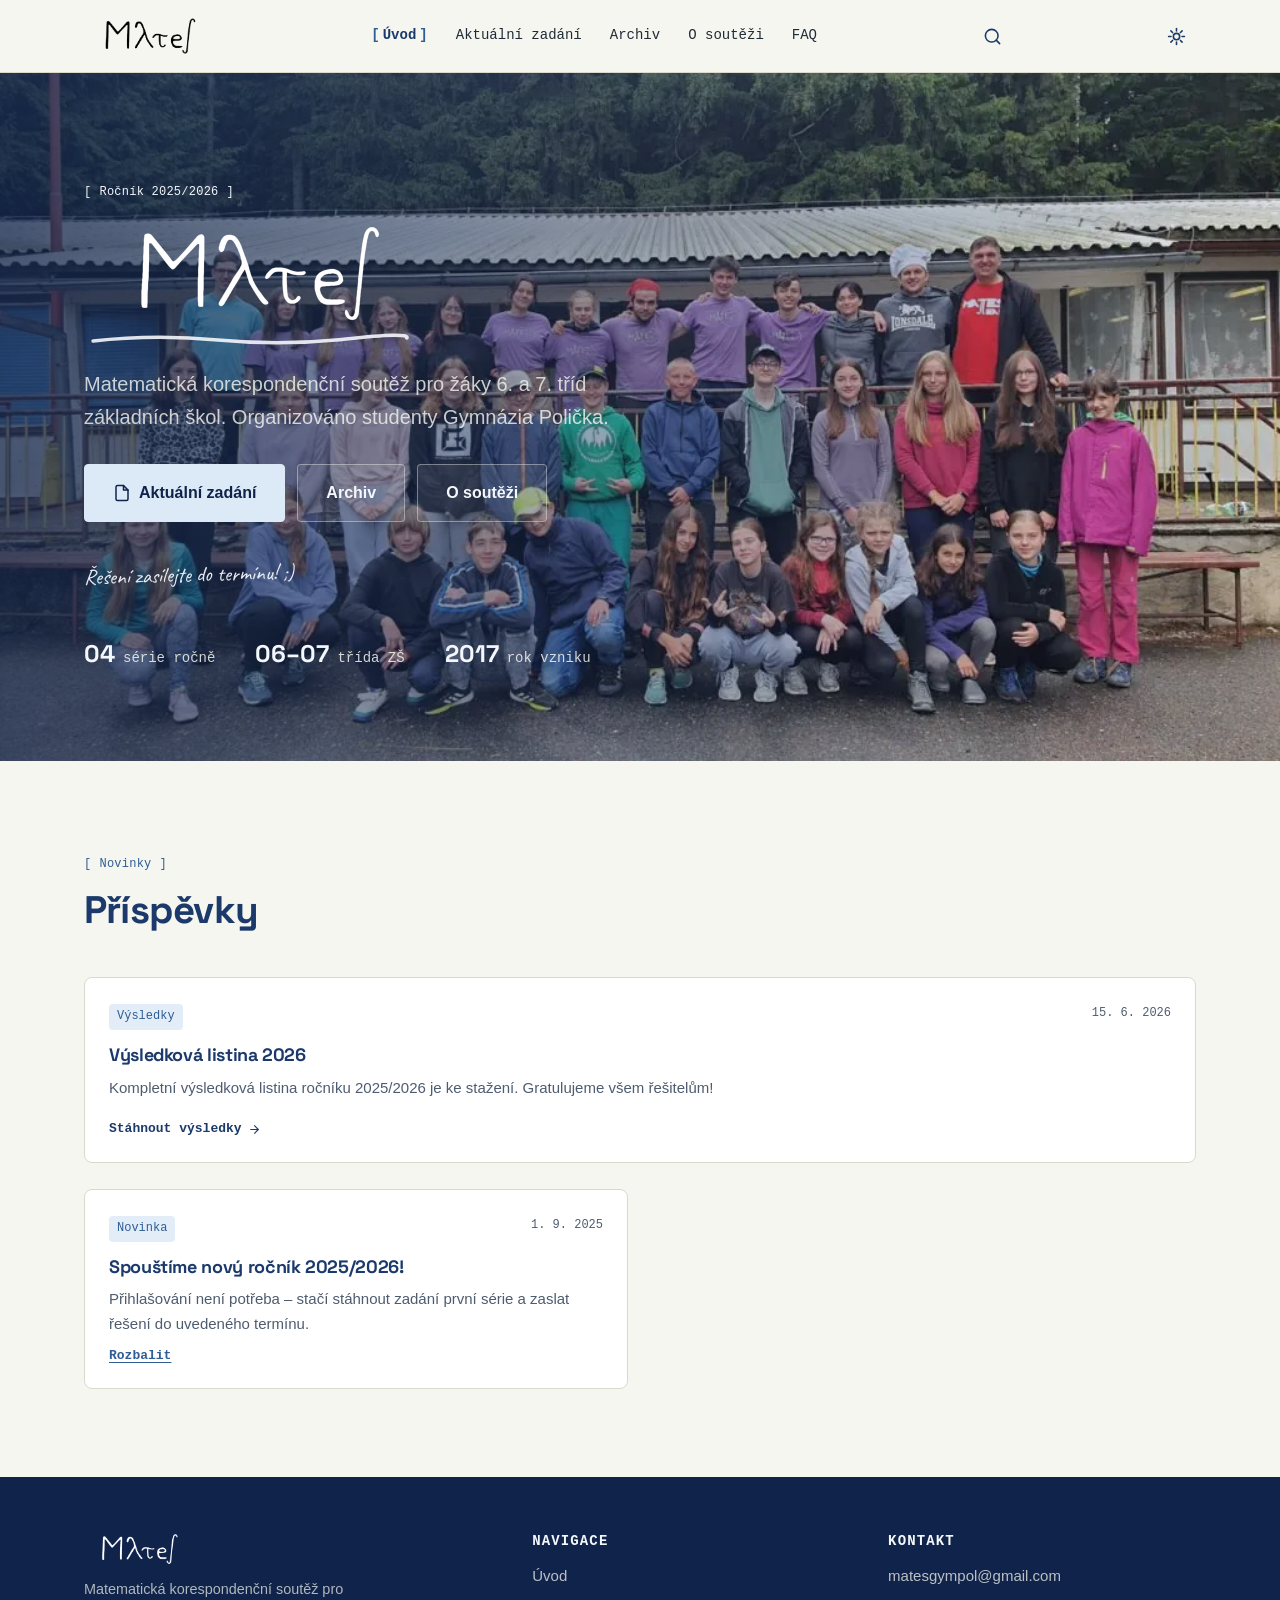
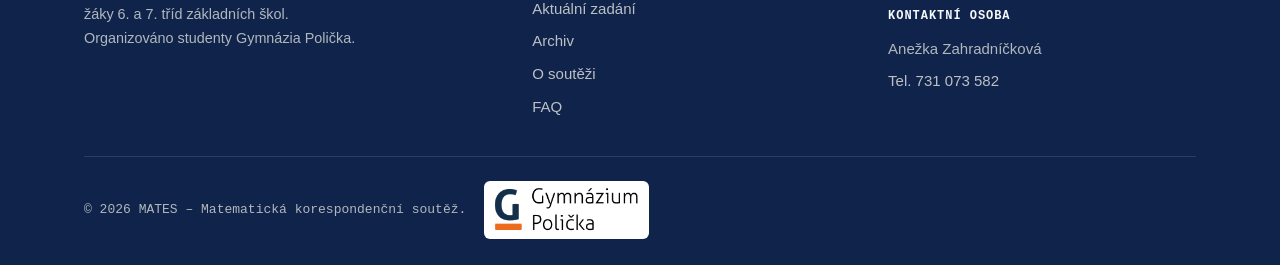
<file: index.html>
<!DOCTYPE html>
<html lang="cs">
<head>
<meta charset="UTF-8">
<meta name="viewport" content="width=device-width, initial-scale=1">
<title>MATES – Matematická korespondenční soutěž pro žáky 6. a 7. tříd</title>
<meta name="description" content="MATES (matesgympolicka) – matematická korespondenční soutěž pro žáky 6. a 7. tříd základních škol. Organizuje Gymnázium Polička. Řešte úlohy, soutěžte s ostatními a rozvíjejte matematické dovednosti.">
<meta name="keywords" content="matematická soutěž, MATES, matesgympolicka, matesgympol, gympolicka mates, matematická korespondenční soutěž, Gymnázium Polička, matematika pro žáky, matematické úlohy, soutěž ZŠ, matematika 6. třída, matematika 7. třída, Polička matematika, matematická olympiáda, korespondenční soutěž, matematika ke stažení, matematické příklady, matematika pro děti, soutěž z matematiky, matematická hádanka, logické úlohy">
<link rel="canonical" href="https://matesgympolicka.me/">
<link rel="alternate" hreflang="cs" href="https://matesgympolicka.me/">
<link rel="icon" href="assets/images/favicon.png" type="image/png">
<link rel="apple-touch-icon" href="assets/images/apple-touch-icon.png">
<meta name="theme-color" content="#1B3A6B" media="(prefers-color-scheme: light)">
<meta name="theme-color" content="#0F1729" media="(prefers-color-scheme: dark)">
<meta property="og:type" content="website">
<meta property="og:title" content="MATES – Matematická korespondenční soutěž pro žáky 6. a 7. tříd">
<meta property="og:description" content="Matematická korespondenční soutěž pro žáky 6. a 7. tříd základních škol. Řešte úlohy, soutěžte s ostatními a rozvíjejte své matematické dovednosti.">
<meta property="og:image" content="https://matesgympolicka.me/assets/images/back1.webp">
<meta property="og:url" content="https://matesgympolicka.me/">
<meta property="og:locale" content="cs_CZ">
<meta property="og:site_name" content="MATES – Matematická korespondenční soutěž">
<meta name="twitter:card" content="summary_large_image">
<meta name="twitter:title" content="MATES – Matematická korespondenční soutěž pro žáky 6. a 7. tříd">
<meta name="twitter:description" content="Matematická korespondenční soutěž pro žáky 6. a 7. tříd základních škol. Řešte úlohy, soutěžte s ostatními a rozvíjejte své matematické dovednosti.">
<meta name="twitter:image" content="https://matesgympolicka.me/assets/images/back1.webp">
<link rel="preload" as="image" href="assets/images/back1.webp">
<script type="application/ld+json">
{
  "@context": "https://schema.org",
  "@type": "EducationalOrganization",
  "name": "MATES – Matematická korespondenční soutěž",
  "description": "Matematická korespondenční soutěž pro žáky 6. a 7. tříd základních škol",
  "url": "https://matesgympolicka.me/",
  "logo": "https://matesgympolicka.me/assets/images/logo.webp",
  "parentOrganization": {
    "@type": "EducationalOrganization",
    "name": "Gymnázium Polička",
    "url": "https://www.gympolicka.cz"
  },
  "contactPoint": {
    "@type": "ContactPoint",
    "email": "matesgympol@gmail.com",
    "telephone": "+420-731-073-582",
    "contactType": "customer service",
    "availableLanguage": "Czech"
  },
  "sameAs": []
}
</script>

<script type="application/ld+json">
{
  "@context": "https://schema.org",
  "@type": "WebSite",
  "name": "MATES – Matematická korespondenční soutěž",
  "url": "https://matesgympolicka.me/",
  "description": "Matematická korespondenční soutěž pro žáky 6. a 7. tříd základních škol",
  "inLanguage": "cs",
  "potentialAction": {
    "@type": "SearchAction",
    "target": "https://matesgympolicka.me/vsechny-prispevky/?q={search_term_string}",
    "query-input": "required name=search_term_string"
  }
}
</script>
<script>(function(){var t=null;try{t=localStorage.getItem("mates-theme")}catch(e){}if(t!=="light"&&t!=="dark"){t=window.matchMedia&&matchMedia("(prefers-color-scheme: dark)").matches?"dark":"light"}document.documentElement.setAttribute("data-theme",t)})();</script>
<link rel="preconnect" href="https://fonts.googleapis.com">
<link rel="preconnect" href="https://fonts.gstatic.com" crossorigin>
<link href="https://fonts.googleapis.com/css2?family=Space+Grotesk:wght@500;600;700&family=Caveat:wght@600&display=swap" rel="stylesheet">
<link rel="stylesheet" href="style.css?v=8">
<meta name="robots" content="index, follow">
</head>
<body>

<a class="skip-link" href="#main-content">Přeskočit na obsah</a>

<div class="chyba" id="chyba-obsah" hidden></div>

<header class="site-header" role="banner">
  <div class="container">
    <div class="nav">
      <a href="/" class="nav__brand" aria-label="MATES – Přejít na úvodní stránku">
        <img loading="lazy" class="nav__logo" src="assets/images/logo.webp" alt="" aria-hidden="true">
      </a>

      <button type="button" class="nav__toggle" aria-controls="mobile-navigation" aria-expanded="false" aria-label="Otevřít menu">
        <span></span><span></span><span></span>
      </button>

      <nav aria-label="Hlavní navigace">
        <ul class="nav__menu">
          <li><a href="/" class="nav__link is-active" aria-current="page">Úvod</a></li>
          <li><a href="/aktualni-zadani" class="nav__link">Aktuální zadání</a></li>
          <li><a href="/archiv" class="nav__link">Archiv</a></li>
          <li><a href="/o-soutezi" class="nav__link">O soutěži</a></li>
          <li><a href="/faq" class="nav__link">FAQ</a></li>
        </ul>
      </nav>

      <button type="button" class="nav__search" id="search-toggle" aria-label="Hledat" aria-expanded="false">
        <svg xmlns="http://www.w3.org/2000/svg" width="20" height="20" viewBox="0 0 24 24" fill="none" stroke="currentColor" stroke-width="2" stroke-linecap="round" stroke-linejoin="round" aria-hidden="true"><circle cx="11" cy="11" r="8"/><line x1="21" y1="21" x2="16.65" y2="16.65"/></svg>
      </button>

      <button type="button" class="theme-toggle" aria-label="Přepnout tmavý režim">
        <svg class="icon-sun" xmlns="http://www.w3.org/2000/svg" width="20" height="20" viewBox="0 0 24 24" fill="none" stroke="currentColor" stroke-width="2" stroke-linecap="round" stroke-linejoin="round" aria-hidden="true"><circle cx="12" cy="12" r="4"/><line x1="12" y1="2" x2="12" y2="5"/><line x1="12" y1="19" x2="12" y2="22"/><line x1="2" y1="12" x2="5" y2="12"/><line x1="19" y1="12" x2="22" y2="12"/><line x1="4.9" y1="4.9" x2="7" y2="7"/><line x1="17" y1="17" x2="19.1" y2="19.1"/><line x1="4.9" y1="19.1" x2="7" y2="17"/><line x1="17" y1="7" x2="19.1" y2="4.9"/></svg>
        <svg class="icon-moon" xmlns="http://www.w3.org/2000/svg" width="20" height="20" viewBox="0 0 24 24" fill="none" stroke="currentColor" stroke-width="2" stroke-linecap="round" stroke-linejoin="round" aria-hidden="true"><path d="M21 12.8A9 9 0 1 1 11.2 3a7 7 0 0 0 9.8 9.8z"/></svg>
      </button>
    </div>
  </div>
</header>

<div class="mobile-nav__overlay" id="mobile-nav-overlay" aria-hidden="true"></div>

<nav id="mobile-navigation" class="mobile-nav" aria-label="Mobilní navigace" aria-hidden="true">
  <div class="mobile-nav__header">
    <button type="button" class="mobile-nav__close" aria-label="Zavřít menu">
      <svg xmlns="http://www.w3.org/2000/svg" width="22" height="22" viewBox="0 0 24 24" fill="none" stroke="currentColor" stroke-width="2" stroke-linecap="round" stroke-linejoin="round"><line x1="18" y1="6" x2="6" y2="18"/><line x1="6" y1="6" x2="18" y2="18"/></svg>
    </button>
  </div>
  <div class="mobile-nav__content">
    <div class="mobile-nav__search">
      <input type="search" id="mobile-search-input" class="search__input" placeholder="Hledat…" aria-label="Vyhledat na webu" autocomplete="off">
      <div class="search__results" id="mobile-search-results" hidden></div>
    </div>
    <ul class="mobile-nav__list">
      <li><a href="/" class="is-active" aria-current="page">Úvod</a></li>
      <li><a href="/aktualni-zadani">Aktuální zadání</a></li>
      <li><a href="/archiv">Archiv</a></li>
      <li><a href="/o-soutezi">O soutěži</a></li>
      <li><a href="/faq">FAQ</a></li>
    </ul>
  </div>
  <div class="mobile-nav__footer">
    <h4>Kontakt</h4>
    <a data-z="email-link" href="mailto:matesgympol@gmail.com">matesgympol@gmail.com</a>
    <span data-z="skola">Gymnázium Polička</span>
    <button type="button" class="theme-toggle" aria-label="Přepnout tmavý režim">
      <svg class="icon-sun" xmlns="http://www.w3.org/2000/svg" width="20" height="20" viewBox="0 0 24 24" fill="none" stroke="currentColor" stroke-width="2" stroke-linecap="round" stroke-linejoin="round" aria-hidden="true"><circle cx="12" cy="12" r="4"/><line x1="12" y1="2" x2="12" y2="5"/><line x1="12" y1="19" x2="12" y2="22"/><line x1="2" y1="12" x2="5" y2="12"/><line x1="19" y1="12" x2="22" y2="12"/><line x1="4.9" y1="4.9" x2="7" y2="7"/><line x1="17" y1="17" x2="19.1" y2="19.1"/><line x1="4.9" y1="19.1" x2="7" y2="17"/><line x1="17" y1="7" x2="19.1" y2="4.9"/></svg>
      <svg class="icon-moon" xmlns="http://www.w3.org/2000/svg" width="20" height="20" viewBox="0 0 24 24" fill="none" stroke="currentColor" stroke-width="2" stroke-linecap="round" stroke-linejoin="round" aria-hidden="true"><path d="M21 12.8A9 9 0 1 1 11.2 3a7 7 0 0 0 9.8 9.8z"/></svg>
      <span>Tmavý režim</span>
    </button>
  </div>
</nav>

<main id="main-content">

  <section class="hero" aria-label="Úvodní sekce">
    <div class="hero__bg" id="hero-fotka"></div>

    <div class="container">
      <div class="hero__content">
        <span class="eyebrow" id="hero-stav">Ročník 2025/2026 · aktivní</span>
        <h1 class="hero__title"><img class="hero__logo" src="assets/images/logo-white.webp" alt="MATES"></h1>
        <svg class="chalk-underline" viewBox="0 0 300 14" preserveAspectRatio="none" aria-hidden="true">
          <path d="M3 9 Q 60 2 120 8 T 240 7 T 297 6" fill="none" stroke="currentColor" stroke-width="3.5" stroke-linecap="round"/>
        </svg>
        <p class="hero__subtitle" id="hero-podtitulek"></p>
        <div class="hero__actions">
          <a href="/aktualni-zadani" class="btn btn-chalk btn-lg">
            <svg xmlns="http://www.w3.org/2000/svg" width="18" height="18" viewBox="0 0 24 24" fill="none" stroke="currentColor" stroke-width="2" stroke-linecap="round" stroke-linejoin="round"><path d="M14 2H6a2 2 0 0 0-2 2v16a2 2 0 0 0 2 2h12a2 2 0 0 0 2-2V8z"/><polyline points="14 2 14 8 20 8"/></svg>
            Aktuální zadání
          </a>
          <a href="/archiv" class="btn btn-ghost btn-lg">Archiv</a>
          <a href="/o-soutezi" class="btn btn-ghost btn-lg">O soutěži</a>
        </div>
        <p class="hero__note" id="hero-poznamka" hidden></p>
        <div class="hero__stats" id="hero-statistiky"></div>
      </div>
    </div>
  </section>

  <section class="section" id="prispevky">
    <div class="container">
      <div class="section__head">
        <span class="eyebrow">Novinky</span>
        <h2 class="section__title"><a href="/vsechny-prispevky">Příspěvky</a></h2>
      </div>
      <div class="posts-grid" id="posts-grid" aria-live="polite" aria-busy="true">
      <div class="skeleton--card"><div class="skeleton skeleton--title"></div><div class="skeleton skeleton--text"></div><div class="skeleton skeleton--text" style="width:60%"></div></div>
      <div class="skeleton--card"><div class="skeleton skeleton--title"></div><div class="skeleton skeleton--text"></div></div>
      <div class="skeleton--card"><div class="skeleton skeleton--title"></div><div class="skeleton skeleton--text"></div></div></div>
    </div>
  </section>

</main>

<footer class="site-footer" role="contentinfo">
  <div class="container">
    <div class="footer-top">
      <div>
        <div class="footer-brand"><img loading="lazy" class="footer-logo" src="assets/images/logo-white.webp" alt="" aria-hidden="true"></div>
        <p class="footer-desc">Matematická korespondenční soutěž pro žáky 6. a 7. tříd základních škol. Organizováno studenty Gymnázia Polička.</p>
      </div>
      <div>
        <h4 class="footer-heading">Navigace</h4>
        <nav class="footer-links" aria-label="Patička navigace">
          <a href="/">Úvod</a>
          <a href="/aktualni-zadani">Aktuální zadání</a>
          <a href="/archiv">Archiv</a>
          <a href="/o-soutezi">O soutěži</a>
          <a href="/faq">FAQ</a>
        </nav>
      </div>
      <div>
        <h4 class="footer-heading">Kontakt</h4>
        <div class="footer-links">
          <a data-z="email-link" href="mailto:matesgympol@gmail.com">matesgympol@gmail.com</a>
          <span class="footer-subhead">Kontaktní osoba</span>
          <span data-z="osoba">Anežka Zahradníčková</span>
          <a data-z="telefon" href="tel:731073582">Tel. 731 073 582</a>
        </div>
      </div>
    </div>
    <div class="footer-bottom">
      <span class="footer-bottom__group">
        <span>&copy; <span data-z="rok-letos">2026</span> MATES – Matematická korespondenční soutěž.</span>
        <a class="footer-school-logo" href="https://www.gympolicka.cz" target="_blank" rel="noopener" aria-label="Gymnázium Polička – web školy"><img loading="lazy" src="assets/images/skola-logo.webp" alt="Gymnázium Polička"></a>
      </span>
    </div>
  </div>
</footer>

<script src="obsah.js?v=8"></script>
<script src="main.js?v=8"></script>
<script src="editor.js?v=8"></script>
</body>
</html>
</file>
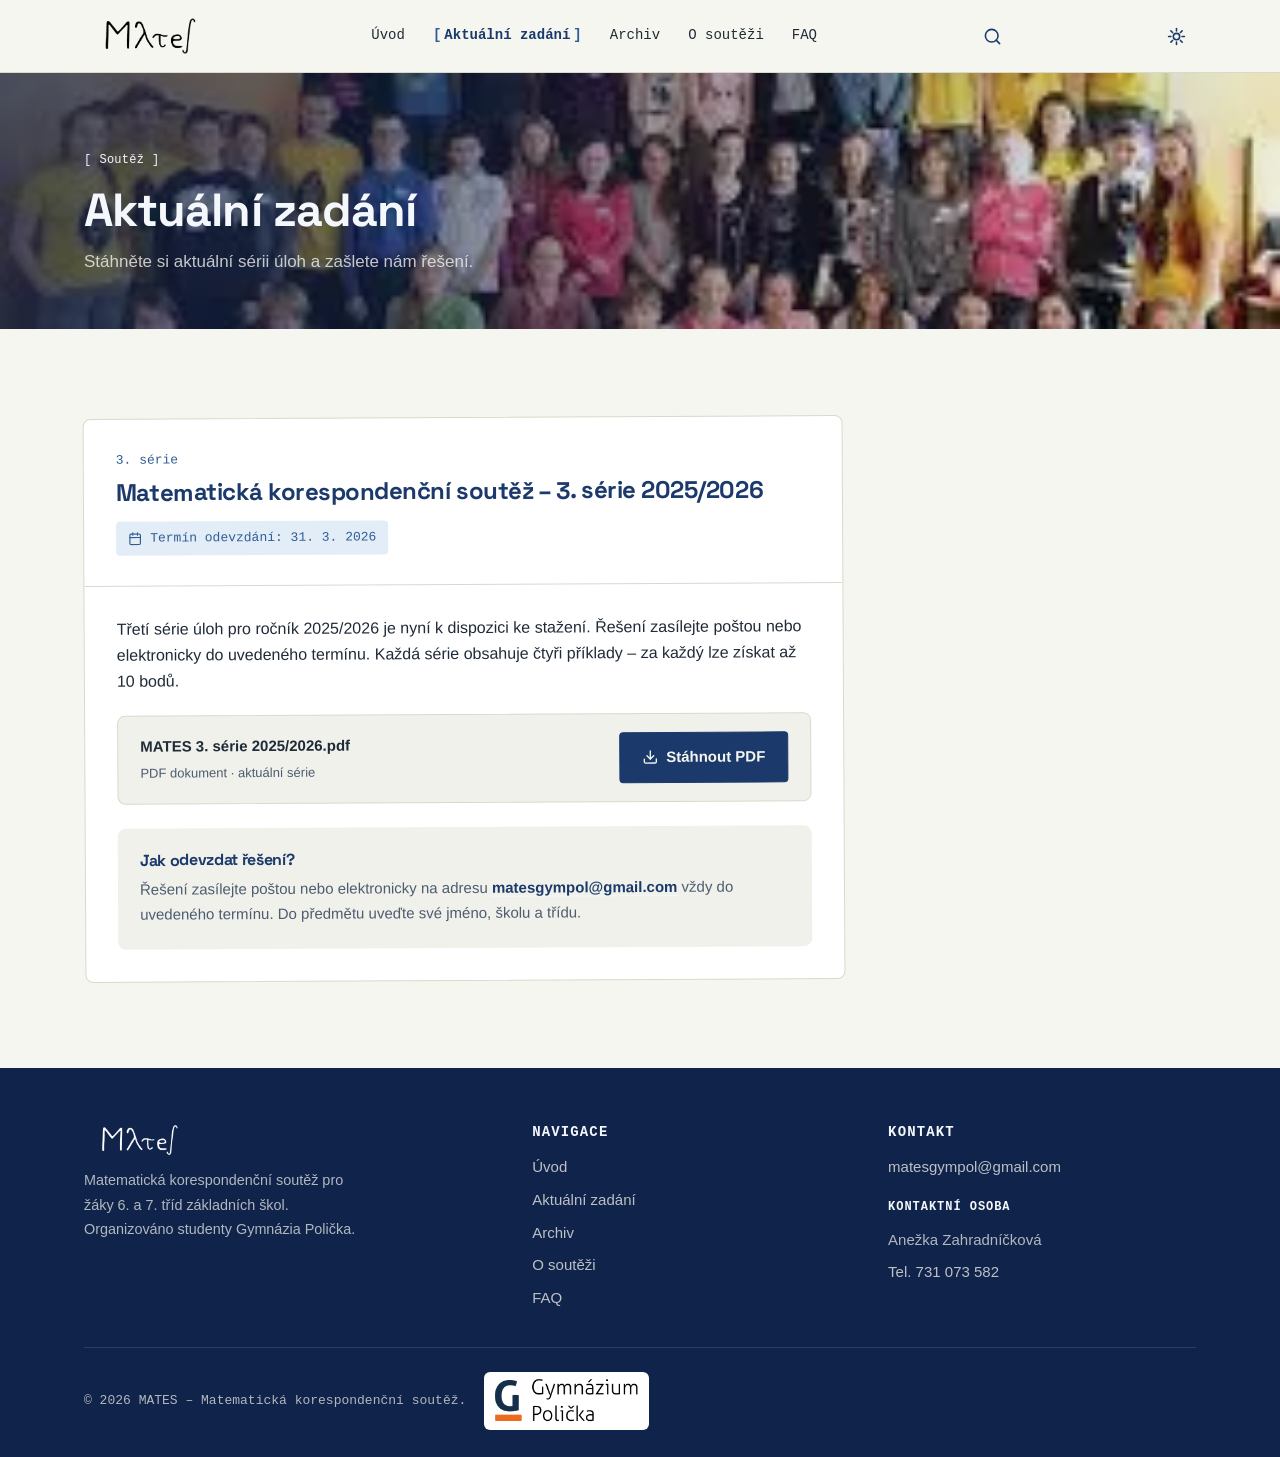
<file: aktualni-zadani.html>
<!DOCTYPE html>
<html lang="cs">
<head>
<meta charset="UTF-8">
<meta name="viewport" content="width=device-width, initial-scale=1">
<title>Aktuální zadání – MATES | Matematická korespondenční soutěž</title>
<meta name="description" content="Aktuální série úloh matematické korespondenční soutěže MATES (matesgympolicka) ke stažení. Stáhněte si zadání a zašlete řešení.">
<meta name="keywords" content="aktuální zadání, MATES, matesgympolicka, matesgympol, matematická soutěž, matematické úlohy ke stažení, série úloh, matematika ke stažení, soutěž ZŠ, Gymnázium Polička, matematická korespondenční soutěž, matematika 6. třída, matematika 7. třída, řešení matematických úloh">
<link rel="canonical" href="https://matesgympolicka.me/aktualni-zadani/">
<link rel="alternate" hreflang="cs" href="https://matesgympolicka.me/aktualni-zadani/">
<link rel="icon" href="assets/images/favicon.png" type="image/png">
<link rel="apple-touch-icon" href="assets/images/apple-touch-icon.png">
<meta name="theme-color" content="#1B3A6B" media="(prefers-color-scheme: light)">
<meta name="theme-color" content="#0F1729" media="(prefers-color-scheme: dark)">
<meta property="og:type" content="website">
<meta property="og:title" content="Aktuální zadání – MATES | Matematická korespondenční soutěž">
<meta property="og:description" content="Aktuální série úloh matematické korespondenční soutěže MATES ke stažení.">
<meta property="og:image" content="https://matesgympolicka.me/assets/images/back1.webp">
<meta property="og:url" content="https://matesgympolicka.me/aktualni-zadani/">
<meta property="og:locale" content="cs_CZ">
<meta property="og:site_name" content="MATES – Matematická korespondenční soutěž">
<meta name="twitter:card" content="summary_large_image">
<meta name="twitter:title" content="Aktuální zadání – MATES | Matematická korespondenční soutěž">
<meta name="twitter:description" content="Aktuální série úloh matematické korespondenční soutěže MATES ke stažení.">
<meta name="twitter:image" content="https://matesgympolicka.me/assets/images/back1.webp">
<script type="application/ld+json">
{
  "@context": "https://schema.org",
  "@type": "WebPage",
  "name": "Aktuální zadání – MATES",
  "description": "Aktuální série úloh matematické korespondenční soutěže MATES ke stažení",
  "url": "https://matesgympolicka.me/aktualni-zadani/",
  "isPartOf": {
    "@type": "WebSite",
    "name": "MATES – Matematická korespondenční soutěž",
    "url": "https://matesgympolicka.me/"
  },
  "about": {
    "@type": "EducationalOrganization",
    "name": "MATES – Matematická korespondenční soutěž"
  }
}
</script>
<script>(function(){var t=null;try{t=localStorage.getItem("mates-theme")}catch(e){}if(t!=="light"&&t!=="dark"){t=window.matchMedia&&matchMedia("(prefers-color-scheme: dark)").matches?"dark":"light"}document.documentElement.setAttribute("data-theme",t)})();</script>
<link rel="preconnect" href="https://fonts.googleapis.com">
<link rel="preconnect" href="https://fonts.gstatic.com" crossorigin>
<link href="https://fonts.googleapis.com/css2?family=Space+Grotesk:wght@500;600;700&family=Caveat:wght@600&display=swap" rel="stylesheet">
<link rel="stylesheet" href="style.css?v=8">
<meta name="robots" content="index, follow">

<script type="application/ld+json">
{
  "@context": "https://schema.org",
  "@type": "BreadcrumbList",
  "itemListElement": [
    {
      "@type": "ListItem",
      "position": 1,
      "name": "Úvod",
      "item": "https://matesgympolicka.me/"
    },
    {
      "@type": "ListItem",
      "position": 2,
      "name": "Aktuální zadání",
      "item": "https://matesgympolicka.me/aktualni-zadani/"
    }
  ]
}
</script>
</head>
<body>

<a class="skip-link" href="#main-content">Přeskočit na obsah</a>

<div class="chyba" id="chyba-obsah" hidden></div>

<header class="site-header" role="banner">
  <div class="container">
    <div class="nav">
      <a href="/" class="nav__brand" aria-label="MATES – Přejít na úvodní stránku">
        <img loading="lazy" class="nav__logo" src="assets/images/logo.webp" alt="" aria-hidden="true">
      </a>

      <button type="button" class="nav__toggle" aria-controls="mobile-navigation" aria-expanded="false" aria-label="Otevřít menu">
        <span></span><span></span><span></span>
      </button>

      <nav aria-label="Hlavní navigace">
        <ul class="nav__menu">
          <li><a href="/" class="nav__link">Úvod</a></li>
          <li><a href="/aktualni-zadani" class="nav__link is-active" aria-current="page">Aktuální zadání</a></li>
          <li><a href="/archiv" class="nav__link">Archiv</a></li>
          <li><a href="/o-soutezi" class="nav__link">O soutěži</a></li>
          <li><a href="/faq" class="nav__link">FAQ</a></li>
        </ul>
      </nav>

      <button type="button" class="nav__search" id="search-toggle" aria-label="Hledat" aria-expanded="false">
        <svg xmlns="http://www.w3.org/2000/svg" width="20" height="20" viewBox="0 0 24 24" fill="none" stroke="currentColor" stroke-width="2" stroke-linecap="round" stroke-linejoin="round" aria-hidden="true"><circle cx="11" cy="11" r="8"/><line x1="21" y1="21" x2="16.65" y2="16.65"/></svg>
      </button>

      <button type="button" class="theme-toggle" aria-label="Přepnout tmavý režim">
        <svg class="icon-sun" xmlns="http://www.w3.org/2000/svg" width="20" height="20" viewBox="0 0 24 24" fill="none" stroke="currentColor" stroke-width="2" stroke-linecap="round" stroke-linejoin="round" aria-hidden="true"><circle cx="12" cy="12" r="4"/><line x1="12" y1="2" x2="12" y2="5"/><line x1="12" y1="19" x2="12" y2="22"/><line x1="2" y1="12" x2="5" y2="12"/><line x1="19" y1="12" x2="22" y2="12"/><line x1="4.9" y1="4.9" x2="7" y2="7"/><line x1="17" y1="17" x2="19.1" y2="19.1"/><line x1="4.9" y1="19.1" x2="7" y2="17"/><line x1="17" y1="7" x2="19.1" y2="4.9"/></svg>
        <svg class="icon-moon" xmlns="http://www.w3.org/2000/svg" width="20" height="20" viewBox="0 0 24 24" fill="none" stroke="currentColor" stroke-width="2" stroke-linecap="round" stroke-linejoin="round" aria-hidden="true"><path d="M21 12.8A9 9 0 1 1 11.2 3a7 7 0 0 0 9.8 9.8z"/></svg>
      </button>
    </div>
  </div>
</header>

<div class="mobile-nav__overlay" id="mobile-nav-overlay" aria-hidden="true"></div>

<nav id="mobile-navigation" class="mobile-nav" aria-label="Mobilní navigace" aria-hidden="true">
  <div class="mobile-nav__header">
    <button type="button" class="mobile-nav__close" aria-label="Zavřít menu">
      <svg xmlns="http://www.w3.org/2000/svg" width="22" height="22" viewBox="0 0 24 24" fill="none" stroke="currentColor" stroke-width="2" stroke-linecap="round" stroke-linejoin="round"><line x1="18" y1="6" x2="6" y2="18"/><line x1="6" y1="6" x2="18" y2="18"/></svg>
    </button>
  </div>
  <div class="mobile-nav__content">
    <div class="mobile-nav__search">
      <input type="search" id="mobile-search-input" class="search__input" placeholder="Hledat…" aria-label="Vyhledat na webu" autocomplete="off">
      <div class="search__results" id="mobile-search-results" hidden></div>
    </div>
    <ul class="mobile-nav__list">
      <li><a href="/">Úvod</a></li>
      <li><a href="/aktualni-zadani" class="is-active" aria-current="page">Aktuální zadání</a></li>
      <li><a href="/archiv">Archiv</a></li>
      <li><a href="/o-soutezi">O soutěži</a></li>
      <li><a href="/faq">FAQ</a></li>
    </ul>
  </div>
  <div class="mobile-nav__footer">
    <h4>Kontakt</h4>
    <a data-z="email-link" href="mailto:matesgympol@gmail.com">matesgympol@gmail.com</a>
    <span data-z="skola">Gymnázium Polička</span>
    <button type="button" class="theme-toggle" aria-label="Přepnout tmavý režim">
      <svg class="icon-sun" xmlns="http://www.w3.org/2000/svg" width="20" height="20" viewBox="0 0 24 24" fill="none" stroke="currentColor" stroke-width="2" stroke-linecap="round" stroke-linejoin="round" aria-hidden="true"><circle cx="12" cy="12" r="4"/><line x1="12" y1="2" x2="12" y2="5"/><line x1="12" y1="19" x2="12" y2="22"/><line x1="2" y1="12" x2="5" y2="12"/><line x1="19" y1="12" x2="22" y2="12"/><line x1="4.9" y1="4.9" x2="7" y2="7"/><line x1="17" y1="17" x2="19.1" y2="19.1"/><line x1="4.9" y1="19.1" x2="7" y2="17"/><line x1="17" y1="7" x2="19.1" y2="4.9"/></svg>
      <svg class="icon-moon" xmlns="http://www.w3.org/2000/svg" width="20" height="20" viewBox="0 0 24 24" fill="none" stroke="currentColor" stroke-width="2" stroke-linecap="round" stroke-linejoin="round" aria-hidden="true"><path d="M21 12.8A9 9 0 1 1 11.2 3a7 7 0 0 0 9.8 9.8z"/></svg>
      <span>Tmavý režim</span>
    </button>
  </div>
</nav>

<main id="main-content">

  <div class="page-hero">
    <div class="page-hero__bg" id="page-fotka"></div>
    <div class="container">
      <span class="eyebrow">Soutěž</span>
      <h1>Aktuální zadání</h1>
      <p>Stáhněte si aktuální sérii úloh a zašlete nám řešení.</p>
    </div>
  </div>

  <div class="section">
    <div class="container">
      <div class="assignment" id="serie-karta" aria-live="polite" aria-busy="true">
      <div class="skeleton--card" style="max-width:760px">
        <div class="skeleton skeleton--text" style="width:20%;margin-bottom:16px"></div>
        <div class="skeleton skeleton--title"></div>
        <div class="skeleton skeleton--text"></div>
        <div class="skeleton skeleton--text" style="width:70%"></div>
      </div></div>
    </div>
  </div>

</main>

<footer class="site-footer" role="contentinfo">
  <div class="container">
    <div class="footer-top">
      <div>
        <div class="footer-brand"><img loading="lazy" class="footer-logo" src="assets/images/logo-white.webp" alt="" aria-hidden="true"></div>
        <p class="footer-desc">Matematická korespondenční soutěž pro žáky 6. a 7. tříd základních škol. Organizováno studenty Gymnázia Polička.</p>
      </div>
      <div>
        <h4 class="footer-heading">Navigace</h4>
        <nav class="footer-links" aria-label="Patička navigace">
          <a href="/">Úvod</a>
          <a href="/aktualni-zadani">Aktuální zadání</a>
          <a href="/archiv">Archiv</a>
          <a href="/o-soutezi">O soutěži</a>
          <a href="/faq">FAQ</a>
        </nav>
      </div>
      <div>
        <h4 class="footer-heading">Kontakt</h4>
        <div class="footer-links">
          <a data-z="email-link" href="mailto:matesgympol@gmail.com">matesgympol@gmail.com</a>
          <span class="footer-subhead">Kontaktní osoba</span>
          <span data-z="osoba">Anežka Zahradníčková</span>
          <a data-z="telefon" href="tel:731073582">Tel. 731 073 582</a>
        </div>
      </div>
    </div>
    <div class="footer-bottom">
      <span class="footer-bottom__group">
        <span>&copy; <span data-z="rok-letos">2026</span> MATES – Matematická korespondenční soutěž.</span>
        <a class="footer-school-logo" href="https://www.gympolicka.cz" target="_blank" rel="noopener" aria-label="Gymnázium Polička – web školy"><img loading="lazy" src="assets/images/skola-logo.webp" alt="Gymnázium Polička"></a>
      </span>
    </div>
  </div>
</footer>

<script src="obsah.js?v=8"></script>
<script src="main.js?v=8"></script>
<script src="editor.js?v=8"></script>
</body>
</html>
</file>
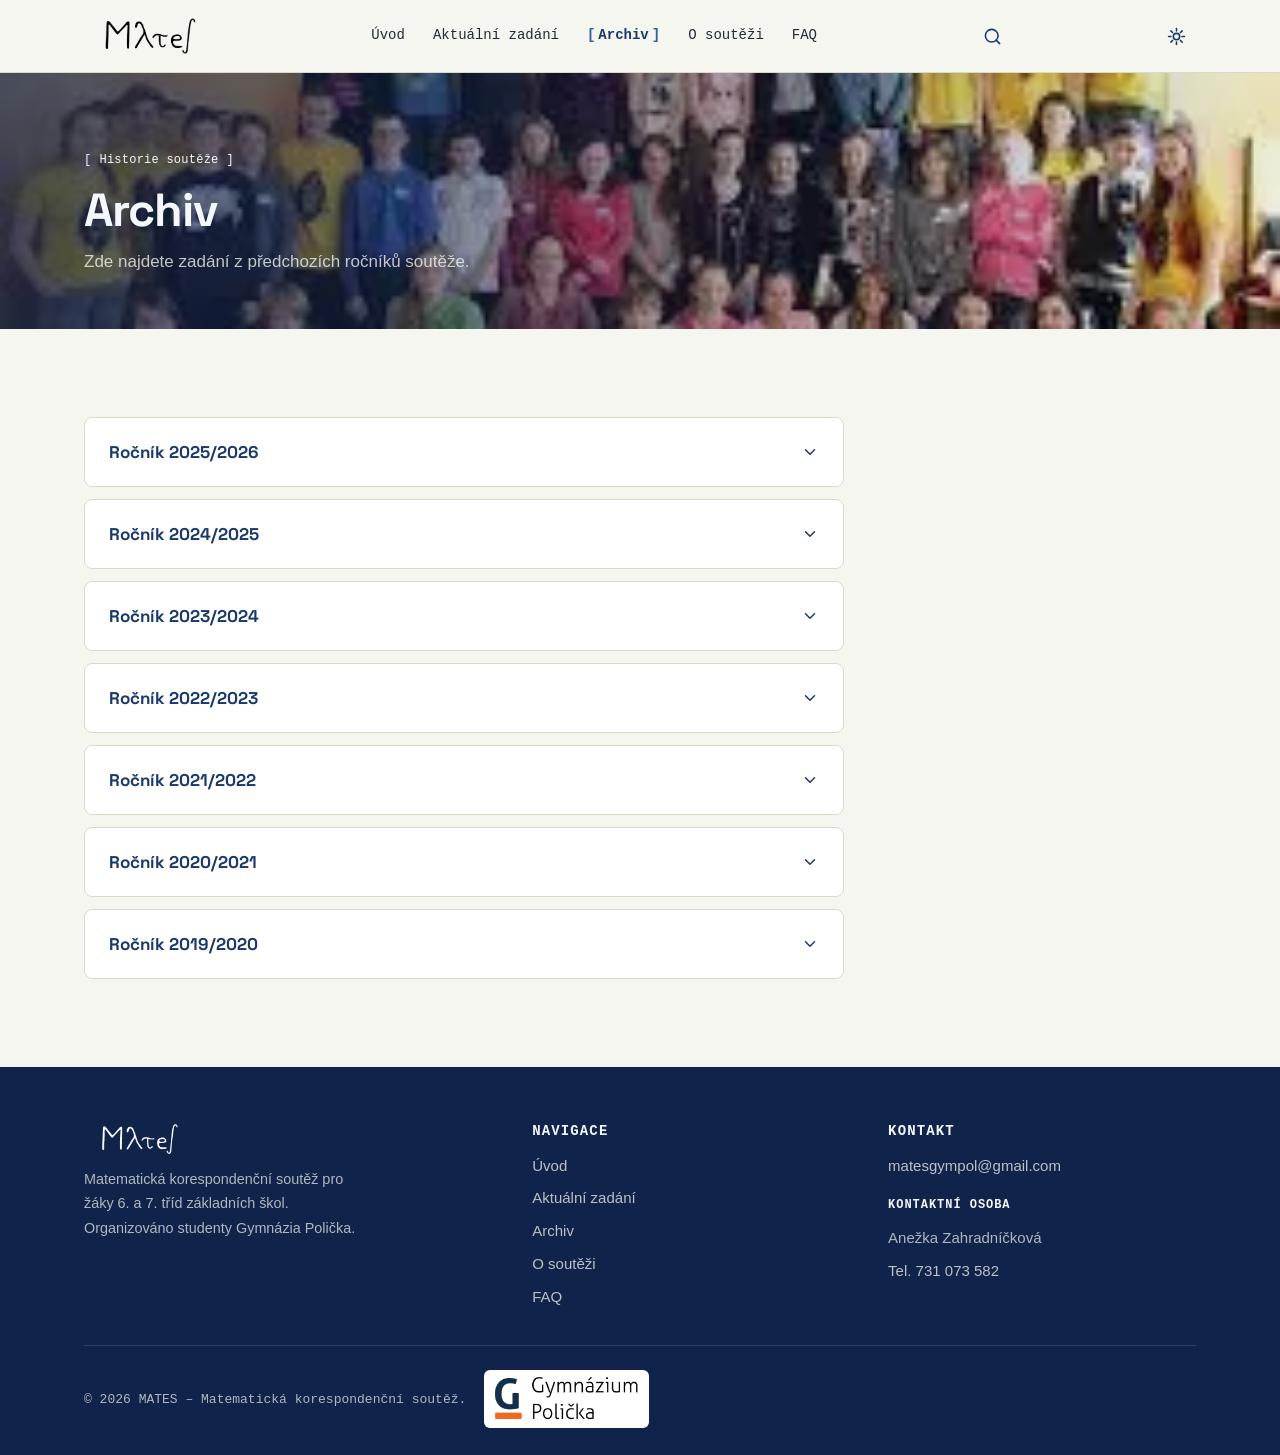
<file: archiv.html>
<!DOCTYPE html>
<html lang="cs">
<head>
<meta charset="UTF-8">
<meta name="viewport" content="width=device-width, initial-scale=1">
<title>Archiv – MATES | Matematická korespondenční soutěž</title>
<meta name="description" content="Archiv zadání a výsledků předchozích ročníků matematické korespondenční soutěže MATES (matesgympolicka). Stáhněte si úlohy z minulých let a procvičujte matematiku.">
<meta name="keywords" content="archiv matematické soutěže, MATES archiv, matesgympolicka, matesgympol, minulá zadání, matematické úlohy ke stažení, soutěž ZŠ archiv, matematická korespondenční soutěž, Gymnázium Polička, archiv úloh">
<link rel="canonical" href="https://matesgympolicka.me/archiv/">
<link rel="alternate" hreflang="cs" href="https://matesgympolicka.me/archiv/">
<link rel="icon" href="assets/images/favicon.png" type="image/png">
<link rel="apple-touch-icon" href="assets/images/apple-touch-icon.png">
<meta name="theme-color" content="#1B3A6B" media="(prefers-color-scheme: light)">
<meta name="theme-color" content="#0F1729" media="(prefers-color-scheme: dark)">
<meta property="og:type" content="website">
<meta property="og:title" content="Archiv – MATES | Matematická korespondenční soutěž">
<meta property="og:description" content="Archiv zadání a výsledků předchozích ročníků matematické korespondenční soutěže MATES.">
<meta property="og:image" content="https://matesgympolicka.me/assets/images/back1.webp">
<meta property="og:url" content="https://matesgympolicka.me/archiv/">
<meta property="og:locale" content="cs_CZ">
<meta property="og:site_name" content="MATES – Matematická korespondenční soutěž">
<meta name="twitter:card" content="summary_large_image">
<meta name="twitter:title" content="Archiv – MATES | Matematická korespondenční soutěž">
<meta name="twitter:description" content="Archiv zadání a výsledků předchozích ročníků matematické korespondenční soutěže MATES.">
<meta name="twitter:image" content="https://matesgympolicka.me/assets/images/back1.webp">
<script type="application/ld+json">
{
  "@context": "https://schema.org",
  "@type": "CollectionPage",
  "name": "Archiv – MATES",
  "description": "Archiv zadání a výsledků předchozích ročníků matematické korespondenční soutěže MATES",
  "url": "https://matesgympolicka.me/archiv/",
  "isPartOf": {
    "@type": "WebSite",
    "name": "MATES – Matematická korespondenční soutěž",
    "url": "https://matesgympolicka.me/"
  }
}
</script>
<script>(function(){var t=null;try{t=localStorage.getItem("mates-theme")}catch(e){}if(t!=="light"&&t!=="dark"){t=window.matchMedia&&matchMedia("(prefers-color-scheme: dark)").matches?"dark":"light"}document.documentElement.setAttribute("data-theme",t)})();</script>
<link rel="preconnect" href="https://fonts.googleapis.com">
<link rel="preconnect" href="https://fonts.gstatic.com" crossorigin>
<link href="https://fonts.googleapis.com/css2?family=Space+Grotesk:wght@500;600;700&family=Caveat:wght@600&display=swap" rel="stylesheet">
<link rel="stylesheet" href="style.css?v=8">
<meta name="robots" content="index, follow">

<script type="application/ld+json">
{
  "@context": "https://schema.org",
  "@type": "BreadcrumbList",
  "itemListElement": [
    {
      "@type": "ListItem",
      "position": 1,
      "name": "Úvod",
      "item": "https://matesgympolicka.me/"
    },
    {
      "@type": "ListItem",
      "position": 2,
      "name": "Archiv",
      "item": "https://matesgympolicka.me/archiv/"
    }
  ]
}
</script>
</head>
<body>

<a class="skip-link" href="#main-content">Přeskočit na obsah</a>

<div class="chyba" id="chyba-obsah" hidden></div>

<header class="site-header" role="banner">
  <div class="container">
    <div class="nav">
      <a href="/" class="nav__brand" aria-label="MATES – Přejít na úvodní stránku">
        <img loading="lazy" class="nav__logo" src="assets/images/logo.webp" alt="" aria-hidden="true">
      </a>

      <button type="button" class="nav__toggle" aria-controls="mobile-navigation" aria-expanded="false" aria-label="Otevřít menu">
        <span></span><span></span><span></span>
      </button>

      <nav aria-label="Hlavní navigace">
        <ul class="nav__menu">
          <li><a href="/" class="nav__link">Úvod</a></li>
          <li><a href="/aktualni-zadani" class="nav__link">Aktuální zadání</a></li>
          <li><a href="/archiv" class="nav__link is-active" aria-current="page">Archiv</a></li>
          <li><a href="/o-soutezi" class="nav__link">O soutěži</a></li>
          <li><a href="/faq" class="nav__link">FAQ</a></li>
        </ul>
      </nav>

      <button type="button" class="nav__search" id="search-toggle" aria-label="Hledat" aria-expanded="false">
        <svg xmlns="http://www.w3.org/2000/svg" width="20" height="20" viewBox="0 0 24 24" fill="none" stroke="currentColor" stroke-width="2" stroke-linecap="round" stroke-linejoin="round" aria-hidden="true"><circle cx="11" cy="11" r="8"/><line x1="21" y1="21" x2="16.65" y2="16.65"/></svg>
      </button>

      <button type="button" class="theme-toggle" aria-label="Přepnout tmavý režim">
        <svg class="icon-sun" xmlns="http://www.w3.org/2000/svg" width="20" height="20" viewBox="0 0 24 24" fill="none" stroke="currentColor" stroke-width="2" stroke-linecap="round" stroke-linejoin="round" aria-hidden="true"><circle cx="12" cy="12" r="4"/><line x1="12" y1="2" x2="12" y2="5"/><line x1="12" y1="19" x2="12" y2="22"/><line x1="2" y1="12" x2="5" y2="12"/><line x1="19" y1="12" x2="22" y2="12"/><line x1="4.9" y1="4.9" x2="7" y2="7"/><line x1="17" y1="17" x2="19.1" y2="19.1"/><line x1="4.9" y1="19.1" x2="7" y2="17"/><line x1="17" y1="7" x2="19.1" y2="4.9"/></svg>
        <svg class="icon-moon" xmlns="http://www.w3.org/2000/svg" width="20" height="20" viewBox="0 0 24 24" fill="none" stroke="currentColor" stroke-width="2" stroke-linecap="round" stroke-linejoin="round" aria-hidden="true"><path d="M21 12.8A9 9 0 1 1 11.2 3a7 7 0 0 0 9.8 9.8z"/></svg>
      </button>
    </div>
  </div>
</header>

<div class="mobile-nav__overlay" id="mobile-nav-overlay" aria-hidden="true"></div>

<nav id="mobile-navigation" class="mobile-nav" aria-label="Mobilní navigace" aria-hidden="true">
  <div class="mobile-nav__header">
    <button type="button" class="mobile-nav__close" aria-label="Zavřít menu">
      <svg xmlns="http://www.w3.org/2000/svg" width="22" height="22" viewBox="0 0 24 24" fill="none" stroke="currentColor" stroke-width="2" stroke-linecap="round" stroke-linejoin="round"><line x1="18" y1="6" x2="6" y2="18"/><line x1="6" y1="6" x2="18" y2="18"/></svg>
    </button>
  </div>
  <div class="mobile-nav__content">
    <div class="mobile-nav__search">
      <input type="search" id="mobile-search-input" class="search__input" placeholder="Hledat…" aria-label="Vyhledat na webu" autocomplete="off">
      <div class="search__results" id="mobile-search-results" hidden></div>
    </div>
    <ul class="mobile-nav__list">
      <li><a href="/">Úvod</a></li>
      <li><a href="/aktualni-zadani">Aktuální zadání</a></li>
      <li><a href="/archiv" class="is-active" aria-current="page">Archiv</a></li>
      <li><a href="/o-soutezi">O soutěži</a></li>
      <li><a href="/faq">FAQ</a></li>
    </ul>
  </div>
  <div class="mobile-nav__footer">
    <h4>Kontakt</h4>
    <a data-z="email-link" href="mailto:matesgympol@gmail.com">matesgympol@gmail.com</a>
    <span data-z="skola">Gymnázium Polička</span>
    <button type="button" class="theme-toggle" aria-label="Přepnout tmavý režim">
      <svg class="icon-sun" xmlns="http://www.w3.org/2000/svg" width="20" height="20" viewBox="0 0 24 24" fill="none" stroke="currentColor" stroke-width="2" stroke-linecap="round" stroke-linejoin="round" aria-hidden="true"><circle cx="12" cy="12" r="4"/><line x1="12" y1="2" x2="12" y2="5"/><line x1="12" y1="19" x2="12" y2="22"/><line x1="2" y1="12" x2="5" y2="12"/><line x1="19" y1="12" x2="22" y2="12"/><line x1="4.9" y1="4.9" x2="7" y2="7"/><line x1="17" y1="17" x2="19.1" y2="19.1"/><line x1="4.9" y1="19.1" x2="7" y2="17"/><line x1="17" y1="7" x2="19.1" y2="4.9"/></svg>
      <svg class="icon-moon" xmlns="http://www.w3.org/2000/svg" width="20" height="20" viewBox="0 0 24 24" fill="none" stroke="currentColor" stroke-width="2" stroke-linecap="round" stroke-linejoin="round" aria-hidden="true"><path d="M21 12.8A9 9 0 1 1 11.2 3a7 7 0 0 0 9.8 9.8z"/></svg>
      <span>Tmavý režim</span>
    </button>
  </div>
</nav>

<main id="main-content">

  <div class="page-hero">
    <div class="page-hero__bg" id="page-fotka"></div>
    <div class="container">
      <span class="eyebrow">Historie soutěže</span>
      <h1>Archiv</h1>
      <p>Zde najdete zadání z předchozích ročníků soutěže.</p>
    </div>
  </div>

  <div class="section">
    <div class="container">
      <div class="archiv-list" id="archiv-seznam" aria-live="polite" aria-busy="true">
      <div class="skeleton--card" style="padding:20px 24px"><div class="skeleton skeleton--title" style="width:40%"></div></div>
      <div class="skeleton--card" style="padding:20px 24px"><div class="skeleton skeleton--title" style="width:35%"></div></div>
      <div class="skeleton--card" style="padding:20px 24px"><div class="skeleton skeleton--title" style="width:30%"></div></div></div>
    </div>
  </div>

</main>

<footer class="site-footer" role="contentinfo">
  <div class="container">
    <div class="footer-top">
      <div>
        <div class="footer-brand"><img loading="lazy" class="footer-logo" src="assets/images/logo-white.webp" alt="" aria-hidden="true"></div>
        <p class="footer-desc">Matematická korespondenční soutěž pro žáky 6. a 7. tříd základních škol. Organizováno studenty Gymnázia Polička.</p>
      </div>
      <div>
        <h4 class="footer-heading">Navigace</h4>
        <nav class="footer-links" aria-label="Patička navigace">
          <a href="/">Úvod</a>
          <a href="/aktualni-zadani">Aktuální zadání</a>
          <a href="/archiv">Archiv</a>
          <a href="/o-soutezi">O soutěži</a>
          <a href="/faq">FAQ</a>
        </nav>
      </div>
      <div>
        <h4 class="footer-heading">Kontakt</h4>
        <div class="footer-links">
          <a data-z="email-link" href="mailto:matesgympol@gmail.com">matesgympol@gmail.com</a>
          <span class="footer-subhead">Kontaktní osoba</span>
          <span data-z="osoba">Anežka Zahradníčková</span>
          <a data-z="telefon" href="tel:731073582">Tel. 731 073 582</a>
        </div>
      </div>
    </div>
    <div class="footer-bottom">
      <span class="footer-bottom__group">
        <span>&copy; <span data-z="rok-letos">2026</span> MATES – Matematická korespondenční soutěž.</span>
        <a class="footer-school-logo" href="https://www.gympolicka.cz" target="_blank" rel="noopener" aria-label="Gymnázium Polička – web školy"><img loading="lazy" src="assets/images/skola-logo.webp" alt="Gymnázium Polička"></a>
      </span>
    </div>
  </div>
</footer>

<script src="obsah.js?v=8"></script>
<script src="main.js?v=8"></script>
<script src="editor.js?v=8"></script>
</body>
</html>
</file>
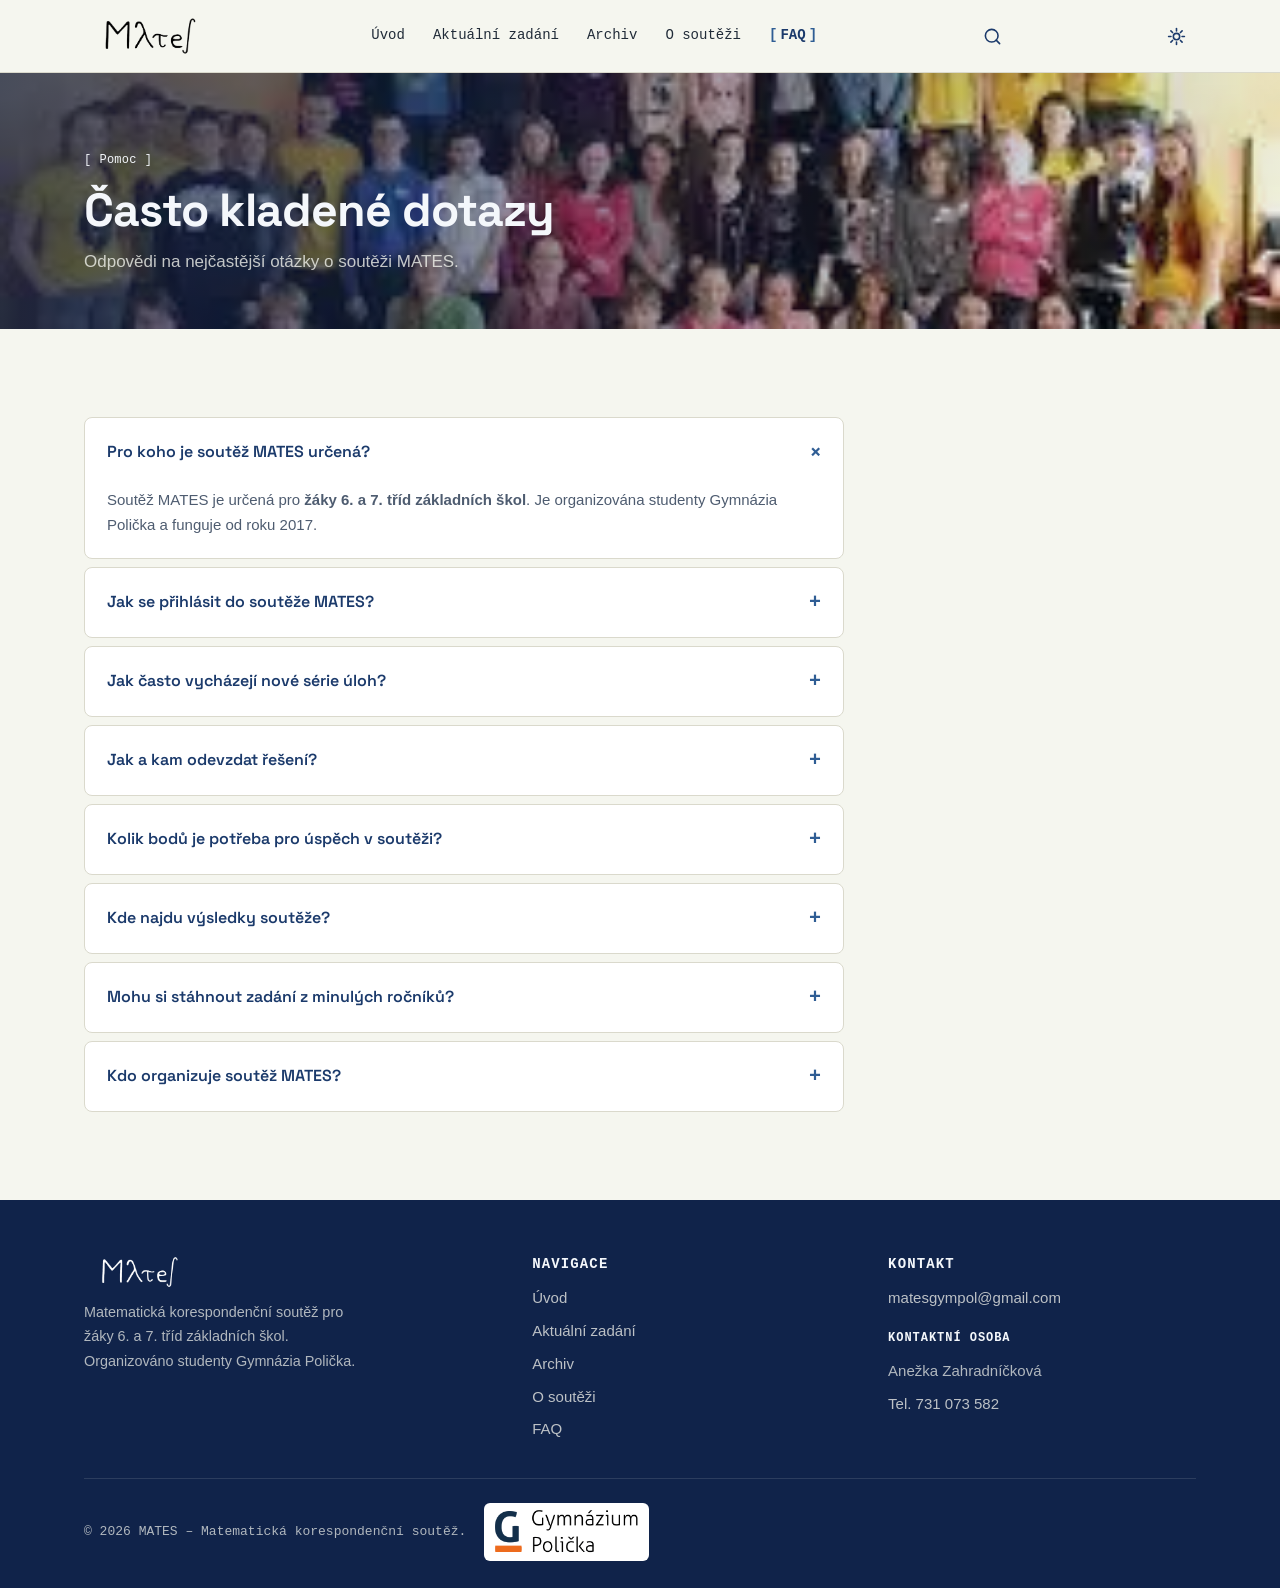
<file: faq.html>
<!DOCTYPE html>
<html lang="cs">
<head>
<meta charset="UTF-8">
<meta name="viewport" content="width=device-width, initial-scale=1">
<title>Často kladené dotazy – MATES | Matematická korespondenční soutěž</title>
<meta name="description" content="Odpovědi na nejčastější otázky o matematické korespondenční soutěži MATES (matesgympolicka) – jak se přihlásit, kdy odevzdat řešení, pravidla a další.">
<meta name="keywords" content="MATES FAQ, matesgympolicka, matesgympol, často kladené dotazy, matematická soutěž, jak soutěžit MATES, pravidla soutěže, přihlášení do soutěže, Gymnázium Polička, matematická korespondenční soutěž">
<link rel="canonical" href="https://matesgympolicka.me/faq/">
<link rel="alternate" hreflang="cs" href="https://matesgympolicka.me/faq/">
<link rel="icon" href="assets/images/favicon.png" type="image/png">
<link rel="apple-touch-icon" href="assets/images/apple-touch-icon.png">
<meta name="theme-color" content="#1B3A6B" media="(prefers-color-scheme: light)">
<meta name="theme-color" content="#0F1729" media="(prefers-color-scheme: dark)">
<meta property="og:type" content="website">
<meta property="og:title" content="Často kladené dotazy – MATES | Matematická korespondenční soutěž">
<meta property="og:description" content="Odpovědi na nejčastější otázky o matematické korespondenční soutěži MATES.">
<meta property="og:image" content="https://matesgympolicka.me/assets/images/back1.webp">
<meta property="og:url" content="https://matesgympolicka.me/faq/">
<meta property="og:locale" content="cs_CZ">
<meta property="og:site_name" content="MATES – Matematická korespondenční soutěž">
<meta name="twitter:card" content="summary_large_image">
<meta name="twitter:title" content="Často kladené dotazy – MATES">
<meta name="twitter:description" content="Odpovědi na nejčastější otázky o matematické korespondenční soutěži MATES.">
<meta name="twitter:image" content="https://matesgympolicka.me/assets/images/back1.webp">
<script type="application/ld+json">
{
  "@context": "https://schema.org",
  "@type": "FAQPage",
  "name": "Často kladené dotazy – MATES",
  "description": "Odpovědi na nejčastější otázky o matematické korespondenční soutěži MATES",
  "url": "https://matesgympolicka.me/faq/",
  "mainEntity": [
    {
      "@type": "Question",
      "name": "Pro koho je soutěž MATES určená?",
      "acceptedAnswer": {
        "@type": "Answer",
        "text": "Soutěž MATES je určená pro žáky 6. a 7. tříd základních škol. Je organizována studenty Gymnázia Polička."
      }
    },
    {
      "@type": "Question",
      "name": "Jak se přihlásit do soutěže MATES?",
      "acceptedAnswer": {
        "@type": "Answer",
        "text": "Přihlašování není potřeba. Stačí stáhnout zadání aktuální série z našich stránek a zaslat řešení do uvedeného termínu."
      }
    },
    {
      "@type": "Question",
      "name": "Jak často vycházejí nové série úloh?",
      "acceptedAnswer": {
        "@type": "Answer",
        "text": "Během školního roku vycházejí čtyři série úloh. Každá série obsahuje čtyři příklady, za každý lze získat až 10 bodů."
      }
    },
    {
      "@type": "Question",
      "name": "Jak a kam odevzdat řešení?",
      "acceptedAnswer": {
        "@type": "Answer",
        "text": "Řešení můžete zaslat poštou nebo elektronicky na adresu matesgympol@gmail.com. Do předmětu uveďte své jméno, školu a třídu. Vždy je nutné odevzdat do uvedeného termínu."
      }
    },
    {
      "@type": "Question",
      "name": "Kolik bodů je potřeba pro úspěch v soutěži?",
      "acceptedAnswer": {
        "@type": "Answer",
        "text": "Za každý příklad lze získat až 10 bodů, celkově tedy až 40 bodů za sérii. Hodnocení probíhá průběžně během celého ročníku."
      }
    },
    {
      "@type": "Question",
      "name": "Kde najdu výsledky soutěže?",
      "acceptedAnswer": {
        "@type": "Answer",
        "text": "Výsledková listina je zveřejněna na našich stránkách v sekci Archiv. Po skončení ročníku tam najdete kompletní výsledky i vzorová řešení."
      }
    },
    {
      "@type": "Question",
      "name": "Mohu si stáhnout zadání z minulých ročníků?",
      "acceptedAnswer": {
        "@type": "Answer",
        "text": "Ano, všechna zadání z předchozích ročníků najdete v sekci Archiv na našich stránkách. Můžete je použít k procvičování."
      }
    },
    {
      "@type": "Question",
      "name": "Kdo organizuje soutěž MATES?",
      "acceptedAnswer": {
        "@type": "Answer",
        "text": "Soutěž MATES je organizována studenty Gymnázia Polička. Soutěž funguje od roku 2017."
      }
    }
  ]
}
</script>
<script type="application/ld+json">
{
  "@context": "https://schema.org",
  "@type": "BreadcrumbList",
  "itemListElement": [
    {
      "@type": "ListItem",
      "position": 1,
      "name": "Úvod",
      "item": "https://matesgympolicka.me/"
    },
    {
      "@type": "ListItem",
      "position": 2,
      "name": "FAQ",
      "item": "https://matesgympolicka.me/faq/"
    }
  ]
}
</script>
<script>(function(){var t=null;try{t=localStorage.getItem("mates-theme")}catch(e){}if(t!=="light"&&t!=="dark"){t=window.matchMedia&&matchMedia("(prefers-color-scheme: dark)").matches?"dark":"light"}document.documentElement.setAttribute("data-theme",t)})();</script>
<link rel="preconnect" href="https://fonts.googleapis.com">
<link rel="preconnect" href="https://fonts.gstatic.com" crossorigin>
<link href="https://fonts.googleapis.com/css2?family=Space+Grotesk:wght@500;600;700&family=Caveat:wght@600&display=swap" rel="stylesheet">
<link rel="stylesheet" href="style.css?v=8">
<meta name="robots" content="index, follow">
</head>
<body>

<a class="skip-link" href="#main-content">Přeskočit na obsah</a>

<header class="site-header" role="banner">
  <div class="container">
    <div class="nav">
      <a href="/" class="nav__brand" aria-label="MATES – Přejít na úvodní stránku">
        <img loading="lazy" class="nav__logo" src="assets/images/logo.webp" alt="" aria-hidden="true">
      </a>

      <button type="button" class="nav__toggle" aria-controls="mobile-navigation" aria-expanded="false" aria-label="Otevřít menu">
        <span></span><span></span><span></span>
      </button>

      <nav aria-label="Hlavní navigace">
        <ul class="nav__menu">
          <li><a href="/" class="nav__link">Úvod</a></li>
          <li><a href="/aktualni-zadani" class="nav__link">Aktuální zadání</a></li>
          <li><a href="/archiv" class="nav__link">Archiv</a></li>
          <li><a href="/o-soutezi" class="nav__link">O soutěži</a></li>
          <li><a href="/faq" class="nav__link is-active" aria-current="page">FAQ</a></li>
        </ul>
      </nav>

      <button type="button" class="nav__search" id="search-toggle" aria-label="Hledat" aria-expanded="false">
        <svg xmlns="http://www.w3.org/2000/svg" width="20" height="20" viewBox="0 0 24 24" fill="none" stroke="currentColor" stroke-width="2" stroke-linecap="round" stroke-linejoin="round" aria-hidden="true"><circle cx="11" cy="11" r="8"/><line x1="21" y1="21" x2="16.65" y2="16.65"/></svg>
      </button>

      <button type="button" class="theme-toggle" aria-label="Přepnout tmavý režim">
        <svg class="icon-sun" xmlns="http://www.w3.org/2000/svg" width="20" height="20" viewBox="0 0 24 24" fill="none" stroke="currentColor" stroke-width="2" stroke-linecap="round" stroke-linejoin="round" aria-hidden="true"><circle cx="12" cy="12" r="4"/><line x1="12" y1="2" x2="12" y2="5"/><line x1="12" y1="19" x2="12" y2="22"/><line x1="2" y1="12" x2="5" y2="12"/><line x1="19" y1="12" x2="22" y2="12"/><line x1="4.9" y1="4.9" x2="7" y2="7"/><line x1="17" y1="17" x2="19.1" y2="19.1"/><line x1="4.9" y1="19.1" x2="7" y2="17"/><line x1="17" y1="7" x2="19.1" y2="4.9"/></svg>
        <svg class="icon-moon" xmlns="http://www.w3.org/2000/svg" width="20" height="20" viewBox="0 0 24 24" fill="none" stroke="currentColor" stroke-width="2" stroke-linecap="round" stroke-linejoin="round" aria-hidden="true"><path d="M21 12.8A9 9 0 1 1 11.2 3a7 7 0 0 0 9.8 9.8z"/></svg>
      </button>
    </div>
  </div>
</header>

<div class="mobile-nav__overlay" id="mobile-nav-overlay" aria-hidden="true"></div>

<nav id="mobile-navigation" class="mobile-nav" aria-label="Mobilní navigace" aria-hidden="true">
  <div class="mobile-nav__header">
    <button type="button" class="mobile-nav__close" aria-label="Zavřít menu">
      <svg xmlns="http://www.w3.org/2000/svg" width="22" height="22" viewBox="0 0 24 24" fill="none" stroke="currentColor" stroke-width="2" stroke-linecap="round" stroke-linejoin="round"><line x1="18" y1="6" x2="6" y2="18"/><line x1="6" y1="6" x2="18" y2="18"/></svg>
    </button>
  </div>
  <div class="mobile-nav__content">
    <div class="mobile-nav__search">
      <input type="search" id="mobile-search-input" class="search__input" placeholder="Hledat…" aria-label="Vyhledat na webu" autocomplete="off">
      <div class="search__results" id="mobile-search-results" hidden></div>
    </div>
    <ul class="mobile-nav__list">
      <li><a href="/">Úvod</a></li>
      <li><a href="/aktualni-zadani">Aktuální zadání</a></li>
      <li><a href="/archiv">Archiv</a></li>
      <li><a href="/o-soutezi">O soutěži</a></li>
      <li><a href="/faq" class="is-active" aria-current="page">FAQ</a></li>
    </ul>
  </div>
  <div class="mobile-nav__footer">
    <h4>Kontakt</h4>
    <a data-z="email-link" href="mailto:matesgympol@gmail.com">matesgympol@gmail.com</a>
    <span data-z="skola">Gymnázium Polička</span>
    <button type="button" class="theme-toggle" aria-label="Přepnout tmavý režim">
      <svg class="icon-sun" xmlns="http://www.w3.org/2000/svg" width="20" height="20" viewBox="0 0 24 24" fill="none" stroke="currentColor" stroke-width="2" stroke-linecap="round" stroke-linejoin="round" aria-hidden="true"><circle cx="12" cy="12" r="4"/><line x1="12" y1="2" x2="12" y2="5"/><line x1="12" y1="19" x2="12" y2="22"/><line x1="2" y1="12" x2="5" y2="12"/><line x1="19" y1="12" x2="22" y2="12"/><line x1="4.9" y1="4.9" x2="7" y2="7"/><line x1="17" y1="17" x2="19.1" y2="19.1"/><line x1="4.9" y1="19.1" x2="7" y2="17"/><line x1="17" y1="7" x2="19.1" y2="4.9"/></svg>
      <svg class="icon-moon" xmlns="http://www.w3.org/2000/svg" width="20" height="20" viewBox="0 0 24 24" fill="none" stroke="currentColor" stroke-width="2" stroke-linecap="round" stroke-linejoin="round" aria-hidden="true"><path d="M21 12.8A9 9 0 1 1 11.2 3a7 7 0 0 0 9.8 9.8z"/></svg>
      <span>Tmavý režim</span>
    </button>
  </div>
</nav>

<main id="main-content">

  <div class="page-hero">
    <div class="page-hero__bg" id="page-fotka"></div>
    <div class="container">
      <span class="eyebrow">Pomoc</span>
      <h1>Často kladené dotazy</h1>
      <p>Odpovědi na nejčastější otázky o soutěži MATES.</p>
    </div>
  </div>

  <div class="section">
    <div class="container">
      <div class="faq-list" id="faq-list">

        <details class="faq-item" open>
          <summary class="faq-item__q">Pro koho je soutěž MATES určená?</summary>
          <div class="faq-item__a">
            <p>Soutěž MATES je určená pro <strong>žáky 6. a 7. tříd základních škol</strong>. Je organizována studenty Gymnázia Polička a funguje od roku 2017.</p>
          </div>
        </details>

        <details class="faq-item">
          <summary class="faq-item__q">Jak se přihlásit do soutěže MATES?</summary>
          <div class="faq-item__a">
            <p><strong>Přihlašování není potřeba.</strong> Stačí stáhnout zadání aktuální série z našich stránek a zaslat řešení do uvedeného termínu.</p>
          </div>
        </details>

        <details class="faq-item">
          <summary class="faq-item__q">Jak často vycházejí nové série úloh?</summary>
          <div class="faq-item__a">
            <p>Během školního roku vycházejí <strong>čtyři série úloh</strong>. Každá série obsahuje čtyři příklady, za každý lze získat až 10 bodů.</p>
          </div>
        </details>

        <details class="faq-item">
          <summary class="faq-item__q">Jak a kam odevzdat řešení?</summary>
          <div class="faq-item__a">
            <p>Řešení můžete zaslat:</p>
            <ul>
              <li><strong>Poštou</strong> na adresu Gymnázia Polička</li>
              <li><strong>Elektronicky</strong> na adresu <a href="mailto:matesgympol@gmail.com">matesgympol@gmail.com</a></li>
            </ul>
            <p>Vždy do předmětu uveďte své <strong>jméno, školu a třídu</strong>. Řešení je nutné odevzdat do uvedeného termínu.</p>
          </div>
        </details>

        <details class="faq-item">
          <summary class="faq-item__q">Kolik bodů je potřeba pro úspěch v soutěži?</summary>
          <div class="faq-item__a">
            <p>Za každý příklad lze získat <strong>maximálně 10 bodů</strong>, celkově tedy až 40 bodů za sérii. Hodnocení probíhá průběžně během celého ročníku.</p>
          </div>
        </details>

        <details class="faq-item">
          <summary class="faq-item__q">Kde najdu výsledky soutěže?</summary>
          <div class="faq-item__a">
            <p>Výsledková listina je zveřejněna na našich stránkách v sekci <a href="/archiv">Archiv</a>. Po skončení ročníku tam najdete kompletní výsledky i vzorová řešení.</p>
          </div>
        </details>

        <details class="faq-item">
          <summary class="faq-item__q">Mohu si stáhnout zadání z minulých ročníků?</summary>
          <div class="faq-item__a">
            <p>Ano, všechna zadání z předchozích ročníků najdete v sekci <a href="/archiv">Archiv</a> na našich stránkách. Můžete je použít k procvičování.</p>
          </div>
        </details>

        <details class="faq-item">
          <summary class="faq-item__q">Kdo organizuje soutěž MATES?</summary>
          <div class="faq-item__a">
            <p>Soutěž MATES je organizována <strong>studenty Gymnázia Polička</strong>. Soutěž funguje od roku 2017 a je určená pro žáky 6. a 7. tříd ZŠ.</p>
          </div>
        </details>

      </div>
    </div>
  </div>

</main>

<footer class="site-footer" role="contentinfo">
  <div class="container">
    <div class="footer-top">
      <div>
        <div class="footer-brand"><img loading="lazy" class="footer-logo" src="assets/images/logo-white.webp" alt="" aria-hidden="true"></div>
        <p class="footer-desc">Matematická korespondenční soutěž pro žáky 6. a 7. tříd základních škol. Organizováno studenty Gymnázia Polička.</p>
      </div>
      <div>
        <h4 class="footer-heading">Navigace</h4>
        <nav class="footer-links" aria-label="Patička navigace">
          <a href="/">Úvod</a>
          <a href="/aktualni-zadani">Aktuální zadání</a>
          <a href="/archiv">Archiv</a>
          <a href="/o-soutezi">O soutěži</a>
          <a href="/faq">FAQ</a>
        </nav>
      </div>
      <div>
        <h4 class="footer-heading">Kontakt</h4>
        <div class="footer-links">
          <a data-z="email-link" href="mailto:matesgympol@gmail.com">matesgympol@gmail.com</a>
          <span class="footer-subhead">Kontaktní osoba</span>
          <span data-z="osoba">Anežka Zahradníčková</span>
          <a data-z="telefon" href="tel:731073582">Tel. 731 073 582</a>
        </div>
      </div>
    </div>
    <div class="footer-bottom">
      <span class="footer-bottom__group">
        <span>&copy; <span data-z="rok-letos">2026</span> MATES – Matematická korespondenční soutěž.</span>
        <a class="footer-school-logo" href="https://www.gympolicka.cz" target="_blank" rel="noopener" aria-label="Gymnázium Polička – web školy"><img loading="lazy" src="assets/images/skola-logo.webp" alt="Gymnázium Polička"></a>
      </span>
    </div>
  </div>
</footer>

<script src="obsah.js?v=8"></script>
<script src="main.js?v=8"></script>
<script src="editor.js?v=8"></script>
</body>
</html>
</file>
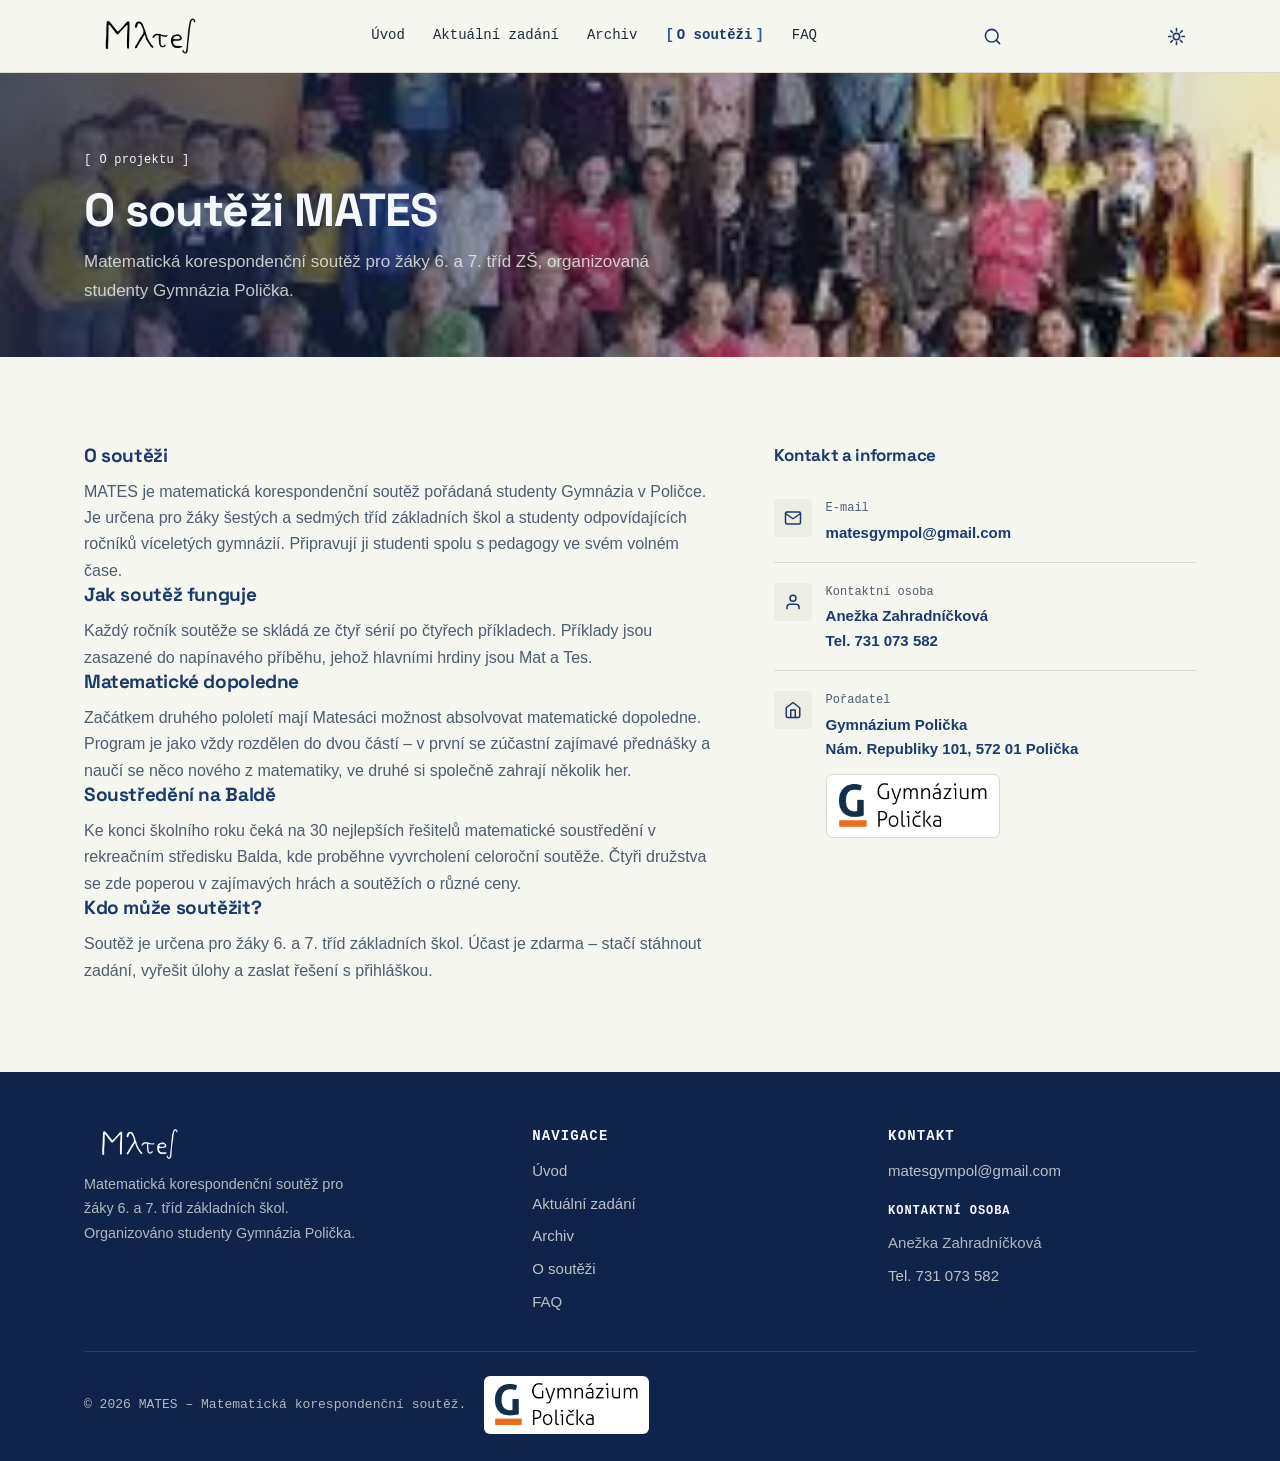
<file: o-soutezi.html>
<!DOCTYPE html>
<html lang="cs">
<head>
<meta charset="UTF-8">
<meta name="viewport" content="width=device-width, initial-scale=1">
<title>O soutěži – MATES | Matematická korespondenční soutěž</title>
<meta name="description" content="Informace o matematické korespondenční soutěži MATES (matesgympolicka) – průběh, pravidla, matematické dopoledne a soustředění. Organizuje Gymnázium Polička.">
<meta name="keywords" content="o soutěži MATES, matesgympolicka, matesgympol, pravidla soutěže, matematická korespondenční soutěž, Gymnázium Polička, jak soutěžit, matematická soutěž, matematika pro žáky, polička matematika">
<link rel="canonical" href="https://matesgympolicka.me/o-soutezi/">
<link rel="alternate" hreflang="cs" href="https://matesgympolicka.me/o-soutezi/">
<link rel="icon" href="assets/images/favicon.png" type="image/png">
<link rel="apple-touch-icon" href="assets/images/apple-touch-icon.png">
<meta name="theme-color" content="#1B3A6B" media="(prefers-color-scheme: light)">
<meta name="theme-color" content="#0F1729" media="(prefers-color-scheme: dark)">
<meta property="og:type" content="website">
<meta property="og:title" content="O soutěži – MATES | Matematická korespondenční soutěž">
<meta property="og:description" content="Informace o matematické korespondenční soutěži MATES, jejím průběhu a kontaktu na organizátory.">
<meta property="og:image" content="https://matesgympolicka.me/assets/images/back1.webp">
<meta property="og:url" content="https://matesgympolicka.me/o-soutezi/">
<meta property="og:locale" content="cs_CZ">
<meta property="og:site_name" content="MATES – Matematická korespondenční soutěž">
<meta name="twitter:card" content="summary_large_image">
<meta name="twitter:title" content="O soutěži – MATES | Matematická korespondenční soutěž">
<meta name="twitter:description" content="Informace o matematické korespondenční soutěži MATES, jejím průběhu a kontaktu na organizátory.">
<meta name="twitter:image" content="https://matesgympolicka.me/assets/images/back1.webp">
<script type="application/ld+json">
{
  "@context": "https://schema.org",
  "@type": "AboutPage",
  "name": "O soutěži MATES",
  "description": "Informace o matematické korespondenční soutěži MATES, jejím průběhu a kontaktu na organizátory",
  "url": "https://matesgympolicka.me/o-soutezi/",
  "mainEntity": {
    "@type": "EducationalOrganization",
    "name": "MATES – Matematická korespondenční soutěž",
    "url": "https://matesgympolicka.me/"
  }
}
</script>
<script>(function(){var t=null;try{t=localStorage.getItem("mates-theme")}catch(e){}if(t!=="light"&&t!=="dark"){t=window.matchMedia&&matchMedia("(prefers-color-scheme: dark)").matches?"dark":"light"}document.documentElement.setAttribute("data-theme",t)})();</script>
<link rel="preconnect" href="https://fonts.googleapis.com">
<link rel="preconnect" href="https://fonts.gstatic.com" crossorigin>
<link href="https://fonts.googleapis.com/css2?family=Space+Grotesk:wght@500;600;700&family=Caveat:wght@600&display=swap" rel="stylesheet">
<link rel="stylesheet" href="style.css?v=8">
<meta name="robots" content="index, follow">

<script type="application/ld+json">
{
  "@context": "https://schema.org",
  "@type": "BreadcrumbList",
  "itemListElement": [
    {
      "@type": "ListItem",
      "position": 1,
      "name": "Úvod",
      "item": "https://matesgympolicka.me/"
    },
    {
      "@type": "ListItem",
      "position": 2,
      "name": "O soutěži",
      "item": "https://matesgympolicka.me/o-soutezi/"
    }
  ]
}
</script>
</head>
<body>

<a class="skip-link" href="#main-content">Přeskočit na obsah</a>

<div class="chyba" id="chyba-obsah" hidden></div>

<header class="site-header" role="banner">
  <div class="container">
    <div class="nav">
      <a href="/" class="nav__brand" aria-label="MATES – Přejít na úvodní stránku">
        <img loading="lazy" class="nav__logo" src="assets/images/logo.webp" alt="" aria-hidden="true">
      </a>

      <button type="button" class="nav__toggle" aria-controls="mobile-navigation" aria-expanded="false" aria-label="Otevřít menu">
        <span></span><span></span><span></span>
      </button>

      <nav aria-label="Hlavní navigace">
        <ul class="nav__menu">
          <li><a href="/" class="nav__link">Úvod</a></li>
          <li><a href="/aktualni-zadani" class="nav__link">Aktuální zadání</a></li>
          <li><a href="/archiv" class="nav__link">Archiv</a></li>
          <li><a href="/o-soutezi" class="nav__link is-active" aria-current="page">O soutěži</a></li>
          <li><a href="/faq" class="nav__link">FAQ</a></li>
        </ul>
      </nav>

      <button type="button" class="nav__search" id="search-toggle" aria-label="Hledat" aria-expanded="false">
        <svg xmlns="http://www.w3.org/2000/svg" width="20" height="20" viewBox="0 0 24 24" fill="none" stroke="currentColor" stroke-width="2" stroke-linecap="round" stroke-linejoin="round" aria-hidden="true"><circle cx="11" cy="11" r="8"/><line x1="21" y1="21" x2="16.65" y2="16.65"/></svg>
      </button>

      <button type="button" class="theme-toggle" aria-label="Přepnout tmavý režim">
        <svg class="icon-sun" xmlns="http://www.w3.org/2000/svg" width="20" height="20" viewBox="0 0 24 24" fill="none" stroke="currentColor" stroke-width="2" stroke-linecap="round" stroke-linejoin="round" aria-hidden="true"><circle cx="12" cy="12" r="4"/><line x1="12" y1="2" x2="12" y2="5"/><line x1="12" y1="19" x2="12" y2="22"/><line x1="2" y1="12" x2="5" y2="12"/><line x1="19" y1="12" x2="22" y2="12"/><line x1="4.9" y1="4.9" x2="7" y2="7"/><line x1="17" y1="17" x2="19.1" y2="19.1"/><line x1="4.9" y1="19.1" x2="7" y2="17"/><line x1="17" y1="7" x2="19.1" y2="4.9"/></svg>
        <svg class="icon-moon" xmlns="http://www.w3.org/2000/svg" width="20" height="20" viewBox="0 0 24 24" fill="none" stroke="currentColor" stroke-width="2" stroke-linecap="round" stroke-linejoin="round" aria-hidden="true"><path d="M21 12.8A9 9 0 1 1 11.2 3a7 7 0 0 0 9.8 9.8z"/></svg>
      </button>
    </div>
  </div>
</header>

<div class="mobile-nav__overlay" id="mobile-nav-overlay" aria-hidden="true"></div>

<nav id="mobile-navigation" class="mobile-nav" aria-label="Mobilní navigace" aria-hidden="true">
  <div class="mobile-nav__header">
    <button type="button" class="mobile-nav__close" aria-label="Zavřít menu">
      <svg xmlns="http://www.w3.org/2000/svg" width="22" height="22" viewBox="0 0 24 24" fill="none" stroke="currentColor" stroke-width="2" stroke-linecap="round" stroke-linejoin="round"><line x1="18" y1="6" x2="6" y2="18"/><line x1="6" y1="6" x2="18" y2="18"/></svg>
    </button>
  </div>
  <div class="mobile-nav__content">
    <div class="mobile-nav__search">
      <input type="search" id="mobile-search-input" class="search__input" placeholder="Hledat…" aria-label="Vyhledat na webu" autocomplete="off">
      <div class="search__results" id="mobile-search-results" hidden></div>
    </div>
    <ul class="mobile-nav__list">
      <li><a href="/">Úvod</a></li>
      <li><a href="/aktualni-zadani">Aktuální zadání</a></li>
      <li><a href="/archiv">Archiv</a></li>
      <li><a href="/o-soutezi" class="is-active" aria-current="page">O soutěži</a></li>
      <li><a href="/faq">FAQ</a></li>
    </ul>
  </div>
  <div class="mobile-nav__footer">
    <h4>Kontakt</h4>
    <a data-z="email-link" href="mailto:matesgympol@gmail.com">matesgympol@gmail.com</a>
    <span data-z="skola">Gymnázium Polička</span>
    <button type="button" class="theme-toggle" aria-label="Přepnout tmavý režim">
      <svg class="icon-sun" xmlns="http://www.w3.org/2000/svg" width="20" height="20" viewBox="0 0 24 24" fill="none" stroke="currentColor" stroke-width="2" stroke-linecap="round" stroke-linejoin="round" aria-hidden="true"><circle cx="12" cy="12" r="4"/><line x1="12" y1="2" x2="12" y2="5"/><line x1="12" y1="19" x2="12" y2="22"/><line x1="2" y1="12" x2="5" y2="12"/><line x1="19" y1="12" x2="22" y2="12"/><line x1="4.9" y1="4.9" x2="7" y2="7"/><line x1="17" y1="17" x2="19.1" y2="19.1"/><line x1="4.9" y1="19.1" x2="7" y2="17"/><line x1="17" y1="7" x2="19.1" y2="4.9"/></svg>
      <svg class="icon-moon" xmlns="http://www.w3.org/2000/svg" width="20" height="20" viewBox="0 0 24 24" fill="none" stroke="currentColor" stroke-width="2" stroke-linecap="round" stroke-linejoin="round" aria-hidden="true"><path d="M21 12.8A9 9 0 1 1 11.2 3a7 7 0 0 0 9.8 9.8z"/></svg>
      <span>Tmavý režim</span>
    </button>
  </div>
</nav>

<main id="main-content">

  <div class="page-hero">
    <div class="page-hero__bg" id="page-fotka"></div>
    <div class="container">
      <span class="eyebrow">O projektu</span>
      <h1>O soutěži MATES</h1>
      <p>Matematická korespondenční soutěž pro žáky 6. a 7. tříd ZŠ, organizovaná studenty Gymnázia Polička.</p>
    </div>
  </div>

  <div class="section">
    <div class="container">
      <div class="about-grid">

        <div class="o-nas" id="o-nas" aria-live="polite" aria-busy="true">
      <div>
        <div class="skeleton skeleton--title" style="width:40%"></div>
        <div class="skeleton skeleton--text"></div>
        <div class="skeleton skeleton--text" style="width:90%"></div>
        <div class="skeleton skeleton--text" style="width:60%"></div>
      </div></div>

        <div>
          <h3 style="font-size:1.0625rem;margin-bottom:18px;">Kontakt a informace</h3>
          <div class="info-list" id="kontakt-list" aria-live="polite" aria-busy="true">
      <div style="padding:16px 0">
        <div class="skeleton skeleton--text" style="width:50%;margin-bottom:12px"></div>
        <div class="skeleton skeleton--text" style="width:70%"></div>
        <div class="skeleton skeleton--text" style="width:40%"></div>
      </div></div>
        </div>

      </div>
    </div>
  </div>

</main>

<footer class="site-footer" role="contentinfo">
  <div class="container">
    <div class="footer-top">
      <div>
        <div class="footer-brand"><img loading="lazy" class="footer-logo" src="assets/images/logo-white.webp" alt="" aria-hidden="true"></div>
        <p class="footer-desc">Matematická korespondenční soutěž pro žáky 6. a 7. tříd základních škol. Organizováno studenty Gymnázia Polička.</p>
      </div>
      <div>
        <h4 class="footer-heading">Navigace</h4>
        <nav class="footer-links" aria-label="Patička navigace">
          <a href="/">Úvod</a>
          <a href="/aktualni-zadani">Aktuální zadání</a>
          <a href="/archiv">Archiv</a>
          <a href="/o-soutezi">O soutěži</a>
          <a href="/faq">FAQ</a>
        </nav>
      </div>
      <div>
        <h4 class="footer-heading">Kontakt</h4>
        <div class="footer-links">
          <a data-z="email-link" href="mailto:matesgympol@gmail.com">matesgympol@gmail.com</a>
          <span class="footer-subhead">Kontaktní osoba</span>
          <span data-z="osoba">Anežka Zahradníčková</span>
          <a data-z="telefon" href="tel:731073582">Tel. 731 073 582</a>
        </div>
      </div>
    </div>
    <div class="footer-bottom">
      <span class="footer-bottom__group">
        <span>&copy; <span data-z="rok-letos">2026</span> MATES – Matematická korespondenční soutěž.</span>
        <a class="footer-school-logo" href="https://www.gympolicka.cz" target="_blank" rel="noopener" aria-label="Gymnázium Polička – web školy"><img loading="lazy" src="assets/images/skola-logo.webp" alt="Gymnázium Polička"></a>
      </span>
    </div>
  </div>
</footer>

<script src="obsah.js?v=8"></script>
<script src="main.js?v=8"></script>
<script src="editor.js?v=8"></script>
</body>
</html>
</file>
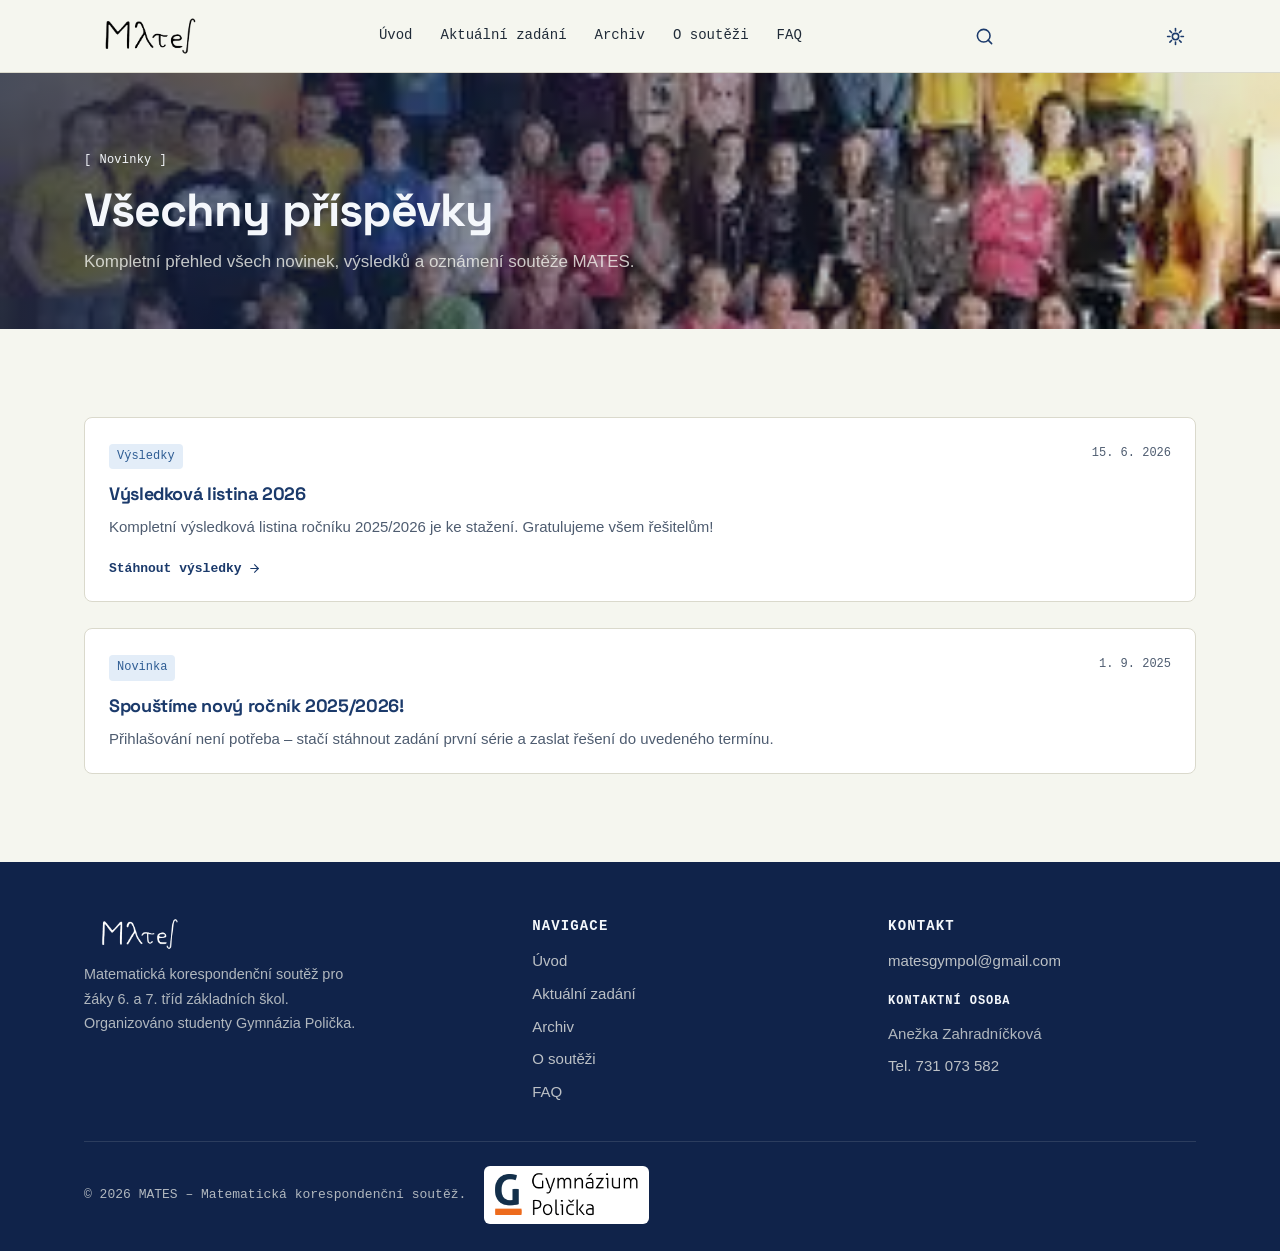
<file: vsechny-prispevky.html>
<!DOCTYPE html>
<html lang="cs">
<head>
<meta charset="UTF-8">
<meta name="viewport" content="width=device-width, initial-scale=1">
<title>Všechny příspěvky – MATES | Matematická korespondenční soutěž</title>
<meta name="description" content="Všechny příspěvky matematické korespondenční soutěže MATES (matesgympolicka) – novinky, výsledky, oznámení a důležité informace pro soutěžící.">
<meta name="keywords" content="příspěvky MATES, matesgympolicka, matesgympol, novinky soutěže, výsledky matematické soutěže, oznámení MATES, matematická korespondenční soutěž">
<link rel="canonical" href="https://matesgympolicka.me/vsechny-prispevky/">
<link rel="alternate" hreflang="cs" href="https://matesgympolicka.me/vsechny-prispevky/">
<link rel="icon" href="assets/images/favicon.png" type="image/png">
<link rel="apple-touch-icon" href="assets/images/apple-touch-icon.png">
<meta name="theme-color" content="#1B3A6B" media="(prefers-color-scheme: light)">
<meta name="theme-color" content="#0F1729" media="(prefers-color-scheme: dark)">
<meta property="og:type" content="website">
<meta property="og:title" content="Všechny příspěvky – MATES | Matematická korespondenční soutěž">
<meta property="og:description" content="Všechny příspěvky matematické korespondenční soutěže MATES – novinky, výsledky a oznámení.">
<meta property="og:image" content="https://matesgympolicka.me/assets/images/back1.webp">
<meta property="og:url" content="https://matesgympolicka.me/vsechny-prispevky/">
<meta property="og:locale" content="cs_CZ">
<meta property="og:site_name" content="MATES – Matematická korespondenční soutěž">
<meta name="twitter:card" content="summary_large_image">
<meta name="twitter:title" content="Všechny příspěvky – MATES | Matematická korespondenční soutěž">
<meta name="twitter:description" content="Všechny příspěvky matematické korespondenční soutěže MATES – novinky, výsledky a oznámení.">
<meta name="twitter:image" content="https://matesgympolicka.me/assets/images/back1.webp">
<script type="application/ld+json">
{
  "@context": "https://schema.org",
  "@type": "CollectionPage",
  "name": "Všechny příspěvky – MATES",
  "description": "Všechny příspěvky matematické korespondenční soutěže MATES – novinky, výsledky a oznámení",
  "url": "https://matesgympolicka.me/vsechny-prispevky/",
  "isPartOf": {
    "@type": "WebSite",
    "name": "MATES – Matematická korespondenční soutěž",
    "url": "https://matesgympolicka.me/"
  }
}
</script>
<script>(function(){var t=null;try{t=localStorage.getItem("mates-theme")}catch(e){}if(t!=="light"&&t!=="dark"){t=window.matchMedia&&matchMedia("(prefers-color-scheme: dark)").matches?"dark":"light"}document.documentElement.setAttribute("data-theme",t)})();</script>
<link rel="preconnect" href="https://fonts.googleapis.com">
<link rel="preconnect" href="https://fonts.gstatic.com" crossorigin>
<link href="https://fonts.googleapis.com/css2?family=Space+Grotesk:wght@500;600;700&family=Caveat:wght@600&display=swap" rel="stylesheet">
<link rel="stylesheet" href="style.css?v=8">
<meta name="robots" content="index, follow">

<script type="application/ld+json">
{
  "@context": "https://schema.org",
  "@type": "BreadcrumbList",
  "itemListElement": [
    {
      "@type": "ListItem",
      "position": 1,
      "name": "Úvod",
      "item": "https://matesgympolicka.me/"
    },
    {
      "@type": "ListItem",
      "position": 2,
      "name": "Všechny příspěvky",
      "item": "https://matesgympolicka.me/vsechny-prispevky/"
    }
  ]
}
</script>
</head>
<body>

<a class="skip-link" href="#main-content">Přeskočit na obsah</a>

<div class="chyba" id="chyba-obsah" hidden></div>

<header class="site-header" role="banner">
  <div class="container">
    <div class="nav">
      <a href="/" class="nav__brand" aria-label="MATES – Přejít na úvodní stránku">
        <img loading="lazy" class="nav__logo" src="assets/images/logo.webp" alt="" aria-hidden="true">
      </a>

      <button type="button" class="nav__toggle" aria-controls="mobile-navigation" aria-expanded="false" aria-label="Otevřít menu">
        <span></span><span></span><span></span>
      </button>

      <nav aria-label="Hlavní navigace">
        <ul class="nav__menu">
          <li><a href="/" class="nav__link">Úvod</a></li>
          <li><a href="/aktualni-zadani" class="nav__link">Aktuální zadání</a></li>
          <li><a href="/archiv" class="nav__link">Archiv</a></li>
          <li><a href="/o-soutezi" class="nav__link">O soutěži</a></li>
          <li><a href="/faq" class="nav__link">FAQ</a></li>
        </ul>
      </nav>

      <button type="button" class="nav__search" id="search-toggle" aria-label="Hledat" aria-expanded="false">
        <svg xmlns="http://www.w3.org/2000/svg" width="20" height="20" viewBox="0 0 24 24" fill="none" stroke="currentColor" stroke-width="2" stroke-linecap="round" stroke-linejoin="round" aria-hidden="true"><circle cx="11" cy="11" r="8"/><line x1="21" y1="21" x2="16.65" y2="16.65"/></svg>
      </button>

      <button type="button" class="theme-toggle" aria-label="Přepnout tmavý režim">
        <svg class="icon-sun" xmlns="http://www.w3.org/2000/svg" width="20" height="20" viewBox="0 0 24 24" fill="none" stroke="currentColor" stroke-width="2" stroke-linecap="round" stroke-linejoin="round" aria-hidden="true"><circle cx="12" cy="12" r="4"/><line x1="12" y1="2" x2="12" y2="5"/><line x1="12" y1="19" x2="12" y2="22"/><line x1="2" y1="12" x2="5" y2="12"/><line x1="19" y1="12" x2="22" y2="12"/><line x1="4.9" y1="4.9" x2="7" y2="7"/><line x1="17" y1="17" x2="19.1" y2="19.1"/><line x1="4.9" y1="19.1" x2="7" y2="17"/><line x1="17" y1="7" x2="19.1" y2="4.9"/></svg>
        <svg class="icon-moon" xmlns="http://www.w3.org/2000/svg" width="20" height="20" viewBox="0 0 24 24" fill="none" stroke="currentColor" stroke-width="2" stroke-linecap="round" stroke-linejoin="round" aria-hidden="true"><path d="M21 12.8A9 9 0 1 1 11.2 3a7 7 0 0 0 9.8 9.8z"/></svg>
      </button>
    </div>
  </div>
</header>

<div class="mobile-nav__overlay" id="mobile-nav-overlay" aria-hidden="true"></div>

<nav id="mobile-navigation" class="mobile-nav" aria-label="Mobilní navigace" aria-hidden="true">
  <div class="mobile-nav__header">
    <button type="button" class="mobile-nav__close" aria-label="Zavřít menu">
      <svg xmlns="http://www.w3.org/2000/svg" width="22" height="22" viewBox="0 0 24 24" fill="none" stroke="currentColor" stroke-width="2" stroke-linecap="round" stroke-linejoin="round"><line x1="18" y1="6" x2="6" y2="18"/><line x1="6" y1="6" x2="18" y2="18"/></svg>
    </button>
  </div>
  <div class="mobile-nav__content">
    <div class="mobile-nav__search">
      <input type="search" id="mobile-search-input" class="search__input" placeholder="Hledat…" aria-label="Vyhledat na webu" autocomplete="off">
      <div class="search__results" id="mobile-search-results" hidden></div>
    </div>
    <ul class="mobile-nav__list">
      <li><a href="/">Úvod</a></li>
      <li><a href="/aktualni-zadani">Aktuální zadání</a></li>
      <li><a href="/archiv">Archiv</a></li>
      <li><a href="/o-soutezi">O soutěži</a></li>
      <li><a href="/faq">FAQ</a></li>
    </ul>
  </div>
  <div class="mobile-nav__footer">
    <h4>Kontakt</h4>
    <a data-z="email-link" href="mailto:matesgympol@gmail.com">matesgympol@gmail.com</a>
    <span data-z="skola">Gymnázium Polička</span>
    <button type="button" class="theme-toggle" aria-label="Přepnout tmavý režim">
      <svg class="icon-sun" xmlns="http://www.w3.org/2000/svg" width="20" height="20" viewBox="0 0 24 24" fill="none" stroke="currentColor" stroke-width="2" stroke-linecap="round" stroke-linejoin="round" aria-hidden="true"><circle cx="12" cy="12" r="4"/><line x1="12" y1="2" x2="12" y2="5"/><line x1="12" y1="19" x2="12" y2="22"/><line x1="2" y1="12" x2="5" y2="12"/><line x1="19" y1="12" x2="22" y2="12"/><line x1="4.9" y1="4.9" x2="7" y2="7"/><line x1="17" y1="17" x2="19.1" y2="19.1"/><line x1="4.9" y1="19.1" x2="7" y2="17"/><line x1="17" y1="7" x2="19.1" y2="4.9"/></svg>
      <svg class="icon-moon" xmlns="http://www.w3.org/2000/svg" width="20" height="20" viewBox="0 0 24 24" fill="none" stroke="currentColor" stroke-width="2" stroke-linecap="round" stroke-linejoin="round" aria-hidden="true"><path d="M21 12.8A9 9 0 1 1 11.2 3a7 7 0 0 0 9.8 9.8z"/></svg>
      <span>Tmavý režim</span>
    </button>
  </div>
</nav>

<main id="main-content">

  <div class="page-hero">
    <div class="page-hero__bg" id="page-fotka"></div>
    <div class="container">
      <span class="eyebrow">Novinky</span>
      <h1>Všechny příspěvky</h1>
      <p>Kompletní přehled všech novinek, výsledků a oznámení soutěže MATES.</p>
    </div>
  </div>

  <div class="section">
    <div class="container">
      <div id="all-posts" hidden></div>
      <div class="posts-grid" id="posts-grid" aria-live="polite" aria-busy="true">
      <div class="skeleton--card"><div class="skeleton skeleton--title"></div><div class="skeleton skeleton--text"></div><div class="skeleton skeleton--text" style="width:60%"></div></div>
      <div class="skeleton--card"><div class="skeleton skeleton--title"></div><div class="skeleton skeleton--text"></div></div>
      <div class="skeleton--card"><div class="skeleton skeleton--title"></div><div class="skeleton skeleton--text"></div></div>
      <div class="skeleton--card"><div class="skeleton skeleton--title"></div><div class="skeleton skeleton--text"></div></div></div>
    </div>
  </div>

</main>

<footer class="site-footer" role="contentinfo">
  <div class="container">
    <div class="footer-top">
      <div>
        <div class="footer-brand"><img loading="lazy" class="footer-logo" src="assets/images/logo-white.webp" alt="" aria-hidden="true"></div>
        <p class="footer-desc">Matematická korespondenční soutěž pro žáky 6. a 7. tříd základních škol. Organizováno studenty Gymnázia Polička.</p>
      </div>
      <div>
        <h4 class="footer-heading">Navigace</h4>
        <nav class="footer-links" aria-label="Patička navigace">
          <a href="/">Úvod</a>
          <a href="/aktualni-zadani">Aktuální zadání</a>
          <a href="/archiv">Archiv</a>
          <a href="/o-soutezi">O soutěži</a>
          <a href="/faq">FAQ</a>
        </nav>
      </div>
      <div>
        <h4 class="footer-heading">Kontakt</h4>
        <div class="footer-links">
          <a data-z="email-link" href="mailto:matesgympol@gmail.com">matesgympol@gmail.com</a>
          <span class="footer-subhead">Kontaktní osoba</span>
          <span data-z="osoba">Anežka Zahradníčková</span>
          <a data-z="telefon" href="tel:731073582">Tel. 731 073 582</a>
        </div>
      </div>
    </div>
    <div class="footer-bottom">
      <span class="footer-bottom__group">
        <span>&copy; <span data-z="rok-letos">2026</span> MATES – Matematická korespondenční soutěž.</span>
        <a class="footer-school-logo" href="https://www.gympolicka.cz" target="_blank" rel="noopener" aria-label="Gymnázium Polička – web školy"><img loading="lazy" src="assets/images/skola-logo.webp" alt="Gymnázium Polička"></a>
      </span>
    </div>
  </div>
</footer>

<script src="obsah.js?v=8"></script>
<script src="main.js?v=8"></script>
<script src="editor.js?v=8"></script>
</body>
</html>
</file>
<file: style.css>
/* MATES — styly. Barvy a písma se mění tady, obsah v obsah.js. */

:root {
  color-scheme: light;
  --ink: #1B3A6B;
  --ink-2: #10234A;
  --paper: #F5F6EF;
  --paper-2: #ECEEE3;
  --box: #F0F1EB;
  --chalk: #F4F7FB;   /* bílá křída (na modré tabuli) */
  --chalk-deep: #2F5D94; /* ocelová modř (na světlém pozadí) */
  --coral: #C6512F;
  --coral-bg: #FBEAE2;
  --line: #DAD9CC;
  --text: #202B38;      /* neutrál zchlazený k modři */
  --text-muted: #4E5C70; /* ≥ 5.5:1 na papíře */
  --white: #FFFFFF;

  /* modrá škála jednoho odstínu */
  --blue-50: #E3EDF8;
  --blue-100: #DCE9F7;
  --blue-200: #C9DDF2;
  /* sémantické stavy */
  --ok: #2E6B3C; --ok-bg: #E4F0E6;
  --warn: #8A6D1D; --warn-bg: #F6F0DA;

  --hero-bg: #10234A;
  --shadow-hdr: 0 6px 20px rgba(16,35,74,0.14);

  --font-display: "Space Grotesk", "Segoe UI", sans-serif;
  --font-body: -apple-system, BlinkMacSystemFont, "Segoe UI", Roboto, "Helvetica Neue", Arial, sans-serif;
  --font-mono: ui-monospace, "Cascadia Mono", "Segoe UI Mono", Menlo, Consolas, monospace;
  --font-hand: "Caveat", "Segoe Script", cursive;

  /* typografická škála */
  --text-xs: 0.75rem; --text-sm: 0.875rem; --text-md: 1.0625rem;
  --text-lg: 1.125rem; --text-xl: 1.375rem; --text-2xl: 1.75rem; --text-3xl: 2.4rem;
  /* rytmus pohybu */
  --dur-1: 0.15s; --dur-2: 0.25s; --dur-3: 0.4s;

  --radius-sm: 4px;
  --radius-md: 8px;
  --container: 1160px;
  --pad: 24px;
  --gap-section: 88px;

  --ease: cubic-bezier(0.4, 0, 0.2, 1);
}

/* Tmavý režim */
[data-theme="dark"] {
  color-scheme: dark;
  --ink: #DCE5F1;
  --ink-2: #0A111F;
  --paper: #0F1729;
  --paper-2: #16213A;
  --box: #1D2B48;
  --chalk: #F4F7FB;
  --chalk-deep: #8FB4E0;
  --coral: #E37E5A;
  --coral-bg: #3A241C;
  --line: rgba(220,231,245,0.14);
  --text: #C9D4E2;
  --text-muted: #9AA7BA; /* ≥ 6:1 na tmavých plochách */
  --white: #17223B;
  --blue-50: #22355A;
  --blue-100: #2A3F68;
  --blue-200: #33507F;
  --ok: #7BC48F; --ok-bg: #1D3326;
  --warn: #D9B45C; --warn-bg: #332B17;
  --hero-bg: #0B1526;
  --shadow-hdr: 0 6px 20px rgba(0,0,0,0.5);
}
[data-theme="dark"] .btn-primary:hover { background: var(--blue-200); border-color: var(--blue-200); color: var(--ink-2); }
[data-theme="dark"] .btn-chalk { color: var(--chalk); }
[data-theme="dark"] .btn-chalk:hover { color: var(--chalk); }
[data-theme="dark"] .skip-link { color: var(--ink-2); }
[data-theme="dark"] .info-item__logo, [data-theme="dark"] .footer-school-logo img { background: #fff; }

[data-theme="dark"] .archiv-link { border-color: var(--line); }
[data-theme="dark"] a.archiv-link:hover { border-color: var(--chalk-deep); background: var(--blue-50); }
[data-theme="dark"] .edit-overlay { background: rgba(5,10,20,0.72); }
@media (max-width: 900px) { .nav .theme-toggle { display: none; } }

/* Reset */
*, *::before, *::after { box-sizing: border-box; margin: 0; padding: 0; }
html { -webkit-font-smoothing: antialiased; scroll-padding-top: 84px; }
body {
  font-family: var(--font-body);
  font-size: 1rem;
  color: var(--text);
  background: var(--paper);
  line-height: 1.65;
  overflow-x: hidden;
}
img { max-width: 100%; height: auto; display: block; }
a { color: inherit; text-decoration: none; }
ul, ol { list-style: none; }
button { font: inherit; cursor: pointer; background: none; border: none; color: inherit; }
h1, h2, h3, h4 {
  font-family: var(--font-display);
  color: var(--ink);
  line-height: 1.2;
  font-weight: 700;
  letter-spacing: -0.02em;
}
p { margin-bottom: 1rem; }
p:last-child { margin-bottom: 0; }
svg { display: block; }

:focus-visible { outline: 2px solid var(--chalk-deep); outline-offset: 2px; }
::selection { background: var(--chalk-deep); color: var(--paper); }
.hero :focus-visible, .page-hero :focus-visible, .site-footer :focus-visible, .btn-ghost:focus-visible { outline-color: rgba(244,247,251,0.95); }

@media (prefers-reduced-motion: reduce) {
  * { animation-duration: 0.01ms !important; transition-duration: 0.01ms !important; }
}

/* Základní prvky */
.container { max-width: var(--container); margin: 0 auto; padding: 0 var(--pad); }
.section { padding: var(--gap-section) 0; }
.section--alt { background: var(--paper-2); }
.section__head { margin-bottom: 44px; }
.section__head .eyebrow { margin-bottom: 12px; }
.section__title { font-size: clamp(1.75rem, 4vw, 2.4rem); }

.sr-only {
  position: absolute; width: 1px; height: 1px; padding: 0; margin: -1px;
  overflow: hidden; clip: rect(0,0,0,0); white-space: nowrap; border: 0;
}

.skip-link {
  position: absolute; top: -100%; left: 16px;
  background: var(--ink); color: var(--white);
  padding: 10px 18px; border-radius: 0 0 var(--radius-sm) var(--radius-sm);
  z-index: 9999; font-weight: 600; font-family: var(--font-mono); font-size: 0.85rem;
}
.skip-link:focus { top: 0; }

/* Štítek [v závorkách] */
.eyebrow {
  display: inline-flex; align-items: center; gap: 8px;
  font-family: var(--font-mono); font-size: 0.75rem; font-weight: 500;
  letter-spacing: 0.02em; color: var(--chalk-deep);
}
.eyebrow::before { content: "["; }
.eyebrow::after { content: "]"; }

/* Tlačítka */
.btn {
  display: inline-flex; align-items: center; justify-content: center; gap: 8px;
  padding: 12px 22px; border-radius: var(--radius-sm);
  font-size: 0.9375rem; font-weight: 600;
  border: 1.5px solid transparent; transition: opacity 0.15s var(--ease), background-color 0.15s var(--ease), color 0.15s var(--ease);
  white-space: nowrap;
}
.btn:active { opacity: 0.88; }
.btn-primary { background: var(--ink); color: var(--paper); border-color: var(--ink); }
.btn-primary:hover { background: var(--ink-2); border-color: var(--ink-2); }
.btn-chalk { background: var(--blue-100); color: var(--ink-2); border-color: var(--blue-100); }
.btn-chalk:hover { background: var(--blue-200); border-color: var(--blue-200); }
.btn-outline { background: transparent; color: var(--ink); border-color: var(--ink); }
.btn-outline:hover { background: var(--ink); color: var(--paper); }
.btn-ghost { background: rgba(245,246,239,0.08); color: var(--chalk); border-color: rgba(245,246,239,0.4); }
.btn-ghost:hover { background: rgba(245,246,239,0.18); }
.btn-sm { padding: 8px 16px; font-size: 0.8125rem; }
.btn-lg { padding: 15px 28px; font-size: 1rem; }
.btn-full { width: 100%; }

/* Chybový pruh */
.chyba {
  background: var(--coral-bg); color: var(--coral);
  border-bottom: 2px solid var(--coral);
  padding: 12px var(--pad); font-size: 0.875rem; font-weight: 600;
}

/* Hlavička a menu */
.site-header {
  position: sticky; top: 0; z-index: 1000;
  background: var(--paper);
  border-bottom: 1px solid var(--line);
  transition: box-shadow 0.25s var(--ease);
}
.site-header.is-scrolled { box-shadow: var(--shadow-hdr); }

.nav { display: flex; align-items: center; justify-content: space-between; height: 72px; gap: 16px; }
.nav__brand { display: flex; align-items: center; gap: 10px; font-family: var(--font-display); font-weight: 700; font-size: 1.25rem; color: var(--ink); }
.nav__logo { height: 38px; width: auto; }
.nav__brand-mark {
  display: flex; align-items: center; justify-content: center; width: 36px; height: 36px;
  background: var(--ink); color: var(--chalk); border-radius: var(--radius-sm);
  font-family: var(--font-mono); font-weight: 700; font-size: 0.95rem;
}

.nav__search {
  display: inline-flex; align-items: center; justify-content: center;
  width: 40px; height: 40px; border-radius: var(--radius-sm);
  color: var(--ink); background: transparent; border: 1px solid transparent;
  cursor: pointer; transition: background 0.15s var(--ease), color 0.15s var(--ease), border-color 0.15s var(--ease);
}
.nav__search:hover { background: var(--paper-2); color: var(--chalk-deep); border-color: var(--line); }
.nav__search[aria-expanded="true"] { background: var(--paper-2); color: var(--chalk-deep); border-color: var(--line); }
.nav__search svg { width: 19px; height: 19px; }


.theme-toggle {
  display: inline-flex; align-items: center; justify-content: center;
  width: 40px; height: 40px; border-radius: var(--radius-sm);
  color: var(--ink); background: transparent; border: 1px solid transparent;
  cursor: pointer; transition: background var(--dur-1) var(--ease), color var(--dur-1) var(--ease), border-color var(--dur-1) var(--ease);
}
.theme-toggle:hover { background: var(--paper-2); color: var(--chalk-deep); border-color: var(--line); }
.theme-toggle svg { width: 19px; height: 19px; }
.theme-toggle .icon-moon { display: none; }
[data-theme="dark"] .theme-toggle .icon-sun { display: none; }
[data-theme="dark"] .theme-toggle .icon-moon { display: block; }

.nav__toggle { display: none; }

.nav__menu { display: flex; align-items: center; gap: 4px; }
.nav__link {
  display: block; padding: 7px 12px; font-size: 0.875rem; font-weight: 500;
  color: var(--text); border-radius: var(--radius-sm); font-family: var(--font-mono);
}
.nav__link:hover { background: var(--paper-2); color: var(--ink); }
.nav__link.is-active { color: var(--ink); font-weight: 600; }
.nav__link.is-active::before { content: "["; color: var(--chalk-deep); margin-right: 3px; }
.nav__link.is-active::after { content: "]"; color: var(--chalk-deep); margin-left: 3px; }

@media (max-width: 900px) {
  .nav__menu { display: none; }
  .nav__toggle {
    display: flex; flex-direction: column; justify-content: center; align-items: center;
    gap: 5px; width: 44px; height: 44px; border-radius: var(--radius-sm);
    position: relative; z-index: 1100;
  }
  .nav__toggle span { display: block; width: 22px; height: 2px; background: var(--ink); border-radius: 2px; transition: transform 0.25s var(--ease), opacity 0.2s var(--ease); }
  .nav__toggle.active span:nth-child(1) { transform: translateY(7px) rotate(45deg); }
  .nav__toggle.active span:nth-child(2) { opacity: 0; }
  .nav__toggle.active span:nth-child(3) { transform: translateY(-7px) rotate(-45deg); }
}
@media (min-width: 901px) { .nav__toggle { display: none !important; } }
@media (max-width: 900px) {
  /* Lupa v hlavičce je jen na desktopu — na mobilu je vyhledávání v menu */
  .nav__search { display: none; }
}

/* Mobilní menu (vysouvací panel) */
.mobile-nav, .mobile-nav__overlay { display: none; }

@media (max-width: 900px) {
  .mobile-nav__overlay {
    display: block; position: fixed; inset: 0; background: rgba(16,35,74,0.55);
    z-index: 1050; opacity: 0; visibility: hidden; pointer-events: none;
    transition: opacity 0.3s ease, visibility 0.3s;
  }
  .mobile-nav__overlay.active { opacity: 1; visibility: visible; pointer-events: auto; }

  .mobile-nav {
    display: flex; flex-direction: column;
    position: fixed; top: 0; right: 0; bottom: 0; width: 320px; max-width: 85vw;
    background: var(--paper); z-index: 1100; transform: translateX(100%);
    transition: transform 0.35s var(--ease);
    box-shadow: -8px 0 30px rgba(16,35,74,0.18);
    background-image:
      linear-gradient(var(--line) 1px, transparent 1px),
      linear-gradient(90deg, var(--line) 1px, transparent 1px);
    background-size: 24px 24px; background-position: -1px -1px;
  }
  .mobile-nav.active { transform: translateX(0); }

  .mobile-nav__header { display: flex; justify-content: flex-end; align-items: center; padding: 14px 20px; border-bottom: 1px solid var(--line); height: 72px; background: var(--paper); }
  .mobile-nav__close { display: flex; align-items: center; justify-content: center; width: 40px; height: 40px; border-radius: var(--radius-sm); color: var(--ink); }
  .mobile-nav__close:hover { background: var(--paper-2); }

  .mobile-nav__content { flex: 1; overflow-y: auto; padding: 24px; }
  .mobile-nav__list { display: flex; flex-direction: column; gap: 2px; }
  .mobile-nav__list a {
    display: block; padding: 15px 4px; font-size: 1.2rem; font-weight: 600; font-family: var(--font-display);
    color: var(--ink); border-bottom: 1px solid var(--line);
  }
  .mobile-nav__list a.is-active { color: var(--chalk-deep); }
  .mobile-nav__list li:last-child a { border-bottom: none; }

  .mobile-nav__footer { padding: 20px 24px calc(20px + env(safe-area-inset-bottom)); border-top: 1px solid var(--line); background: var(--paper); }
  .mobile-nav__footer h4 { font-family: var(--font-mono); font-size: 0.75rem; font-weight: 600; text-transform: uppercase; letter-spacing: 0.08em; color: var(--text-muted); margin-bottom: 8px; }
  .mobile-nav__footer a { display: block; font-size: 0.9375rem; color: var(--ink); font-weight: 600; margin-bottom: 4px; }
  .mobile-nav__footer span { display: block; font-size: 0.9375rem; color: var(--text-muted); }
  .mobile-nav__footer .theme-toggle { width: 100%; margin-top: 16px; gap: 8px; border: 1px solid var(--line); background: var(--paper-2); }
}

/* Hero — úvodní stránka */
.hero {
  position: relative; overflow: hidden; padding: 104px 0 88px;
  background: var(--hero-bg);
  background-image:
    linear-gradient(rgba(245,246,239,0.055) 1px, transparent 1px),
    linear-gradient(90deg, rgba(245,246,239,0.055) 1px, transparent 1px);
  background-size: 44px 44px;
}
.hero__bg { position: absolute; inset: 0; background-size: cover; background-position: center; }
.hero__bg::after {
  content: ""; position: absolute; inset: 0;
  background: linear-gradient(100deg, rgba(16,35,74,0.78) 0%, rgba(16,35,74,0.42) 45%, rgba(16,35,74,0.04) 100%);
}
.hero__content { position: relative; z-index: 2; max-width: 720px; animation: rise 0.6s var(--ease) both; }
.hero .eyebrow { color: var(--chalk); margin-bottom: 20px; }
.hero__title {
  display: block; margin-bottom: 8px;
}
.hero__logo {
  width: clamp(230px, 36vw, 350px); height: auto; display: block;
}
.chalk-underline {
  display: block; width: min(320px, 70%); height: 14px; color: var(--chalk);
  margin: 0 0 22px 6px; opacity: 0.9;
}
.hero__subtitle {
  font-size: clamp(1rem, 2.2vw, 1.25rem); color: rgba(245,246,239,0.8);
  margin-bottom: 30px; max-width: 560px;
}
.hero__actions { display: flex; flex-wrap: wrap; gap: 12px; margin-bottom: 28px; }
.hero__note {
  font-family: var(--font-hand); font-size: 1.35rem; color: var(--chalk);
  transform: rotate(-1.5deg); margin-bottom: 48px; opacity: 0.95;
}
.hero__stats { display: flex; flex-wrap: wrap; gap: 40px; font-family: var(--font-mono); }
.hero__stat { color: rgba(245,246,239,0.85); font-size: 0.875rem; }
.hero__stat b { font-family: var(--font-display); font-size: 1.5rem; color: var(--chalk); font-weight: 700; margin-right: 8px; }
@keyframes rise {
  from { opacity: 0; transform: translateY(16px); }
  to { opacity: 1; transform: none; }
}

/* Čmáranice v hero */
.doodle {
  position: absolute; color: var(--chalk); opacity: 0.16;
  font-family: var(--font-mono); font-weight: 600;
  pointer-events: none; z-index: 1;
}
.doodle text { fill: currentColor; }
.doodle--1 { top: 120px; right: 8%; width: 220px; transform: rotate(6deg); }
.doodle--2 { bottom: 90px; right: 22%; width: 190px; transform: rotate(-5deg); }
.doodle--3 { top: 52%; right: 4%; width: 120px; transform: rotate(-8deg); }
.doodle--4 { top: 30%; right: 30%; width: 150px; transform: rotate(4deg); }
@media (max-width: 900px) { .doodle { display: none; } }

/* Hero vnitřních stránek */
.page-hero {
  position: relative; overflow: hidden; padding: 72px 0 52px;
  background: var(--hero-bg);
  background-image:
    linear-gradient(rgba(245,246,239,0.055) 1px, transparent 1px),
    linear-gradient(90deg, rgba(245,246,239,0.055) 1px, transparent 1px);
  background-size: 44px 44px;
}
.page-hero__bg { position: absolute; inset: 0; background-size: cover; background-position: center; }
.page-hero__bg::after { content: ""; position: absolute; inset: 0; background: linear-gradient(100deg, rgba(16,35,74,0.75) 0%, rgba(16,35,74,0.4) 50%, rgba(16,35,74,0.06) 100%); }
.page-hero .container { position: relative; z-index: 2; }
.page-hero .eyebrow { color: var(--chalk); margin-bottom: 12px; }
.page-hero h1 { color: var(--chalk); font-size: clamp(2rem, 4.5vw, 2.9rem); margin-bottom: 10px; }
.page-hero p { color: rgba(245,246,239,0.78); max-width: 600px; font-size: 1.0625rem; }

/* Karty */

/* Pracovní list — karta s perforovaným okrajem a izolepou */
.worksheet, .vzkaz, .assignment {
  position: relative; background: var(--white); border: 1px solid var(--line);
  border-radius: var(--radius-md);
}
.worksheet {
  padding: 26px 24px 22px; display: flex; flex-direction: column; gap: 0;
  transition: transform 0.2s var(--ease), box-shadow 0.2s var(--ease), border-color 0.2s var(--ease);
}
.worksheet:hover {
  transform: translateY(-2px);
  box-shadow: 0 8px 24px rgba(16,35,74,0.1);
  border-color: var(--chalk-deep);
}
.worksheet__top { display: flex; justify-content: space-between; align-items: flex-start; gap: 10px; margin-bottom: 14px; }
.worksheet__tag { font-family: var(--font-mono); font-size: 0.75rem; color: var(--chalk-deep); background: var(--blue-50); padding: 3px 8px; border-radius: var(--radius-sm); white-space: nowrap; }
.worksheet__date { font-family: var(--font-mono); font-size: 0.75rem; color: var(--text-muted); white-space: nowrap; }
.worksheet__title { font-size: 1.125rem; margin-bottom: 10px; }
.worksheet__title a:hover { color: var(--chalk-deep); }
.worksheet__excerpt { color: var(--text-muted); font-size: 0.9375rem; margin-bottom: 18px; flex: 1; }
.worksheet__link { display: inline-flex; align-items: center; gap: 6px; font-family: var(--font-mono); font-size: 0.8125rem; font-weight: 600; color: var(--ink); }
.worksheet__link:hover { color: var(--coral); }

.card-grid { display: grid; grid-template-columns: repeat(3, 1fr); gap: 26px 24px; }


.posts-grid { display: grid; grid-template-columns: 1fr; gap: 26px 24px; }
.posts-grid .worksheet--full { grid-column: 1 / -1; }
.worksheet__excerpt--clamp {
  display: -webkit-box; -webkit-line-clamp: 3; -webkit-box-orient: vertical; line-clamp: 3; overflow: hidden;
  margin-bottom: 8px;
}
.worksheet__toggle {
  align-self: flex-start; background: none; border: none; padding: 0;
  color: var(--chalk-deep); font-family: var(--font-mono); font-size: 0.8125rem; font-weight: 600;
  cursor: pointer; text-decoration: underline; text-underline-offset: 3px;
}
.worksheet__toggle:hover { color: var(--coral); }
.worksheet__more { margin-bottom: 6px; }
.worksheet__more .worksheet__excerpt { flex: 0; }
.worksheet.highlight { animation: hl-flash 2s var(--ease); }
@keyframes hl-flash {
  0% { box-shadow: 0 0 0 4px var(--chalk-deep); }
  100% { box-shadow: 0 0 0 4px rgba(47,93,148,0); }
}
@media (min-width: 700px) {
  .posts-grid { grid-template-columns: 1fr 1fr; }
}

.section__title a { color: inherit; text-decoration: none; }
.section__title a:hover { color: var(--chalk-deep); text-decoration: underline; text-underline-offset: 4px; }


.mobile-nav__search { margin-bottom: 20px; }
.mobile-nav__search .search__input { background: var(--white); }
.mobile-nav__search .search__results { margin-top: 10px; max-height: 40vh; overflow-y: auto; }

/* Vyhledávání — panel pod hlavičkou */
.search-panel {
  position: absolute; top: 100%; left: 0; right: 0;
  background: var(--paper); border-bottom: 1px solid var(--line);
  box-shadow: 0 18px 40px rgba(16,35,74,0.16);
  padding: 18px 0 24px;
  animation: panel-in var(--dur-2) var(--ease);
}
@keyframes panel-in {
  from { opacity: 0; transform: translateY(-6px); }
  to { opacity: 1; transform: none; }
}
.search-panel__bar { display: flex; gap: 10px; }
.search-panel .search__input { flex: 1; }
.search-panel__close {
  flex-shrink: 0; width: 48px; border: 2px solid var(--line); border-radius: var(--radius-md);
  background: var(--white); color: var(--text-muted); cursor: pointer;
  display: inline-flex; align-items: center; justify-content: center;
  transition: border-color 0.15s var(--ease), color 0.15s var(--ease);
}
.search-panel__close:hover { border-color: var(--chalk-deep); color: var(--ink); }
.search-panel .search__results { max-height: 55vh; overflow-y: auto; }
.search__input {
  width: 100%; padding: 14px 18px; font: inherit; font-size: 1.0625rem; color: var(--ink);
  background: var(--white); border: 2px solid var(--line); border-radius: var(--radius-md);
  transition: border-color 0.15s var(--ease), box-shadow 0.15s var(--ease);
}
.search__input:focus { outline: none; border-color: var(--chalk-deep); box-shadow: 0 0 0 3px rgba(47,93,148,0.15); }
.search__input::placeholder { color: var(--text-muted); }
.search__results { margin-top: 18px; display: flex; flex-direction: column; gap: 10px; }
.search__result {
  background: var(--white); border: 1px solid var(--line); border-radius: var(--radius-md);
  padding: 14px 18px; display: flex; flex-direction: column; gap: 3px;
}
.search__result-type {
  font-family: var(--font-mono); font-size: 0.6875rem; text-transform: uppercase;
  letter-spacing: 0.07em; color: var(--chalk-deep);
}
.search__result a { font-weight: 600; color: var(--ink); text-decoration: none; }
.search__result a:hover { text-decoration: underline; }
.search__empty { color: var(--text-muted); font-size: 0.9375rem; }


.vzkaz { padding: 40px 36px 34px; max-width: 780px; transform: rotate(-0.4deg); }
.vzkaz__text { font-size: 1.125rem; line-height: 1.8; margin-bottom: 18px; }
.vzkaz__podpis { font-family: var(--font-hand); font-size: 1.6rem; color: var(--chalk-deep); margin-bottom: 26px; }
.vzkaz .btn { margin-top: 4px; }


.empty-state {
  text-align: center; padding: 40px 24px; background: var(--white);
  border: 1.5px dashed var(--line); border-radius: var(--radius-md);
  color: var(--text-muted); font-size: 0.9375rem;
}

/* Aktuální zadání */
.assignment { overflow: hidden; max-width: 760px; transform: rotate(-0.3deg); }
.assignment__head { padding: 30px 32px; border-bottom: 1px solid var(--line); }
.assignment__label { font-family: var(--font-mono); font-size: 0.8125rem; color: var(--chalk-deep); margin-bottom: 8px; }
.assignment__title { font-size: 1.5rem; margin-bottom: 14px; }
.assignment__deadline {
  display: inline-flex; align-items: center; gap: 8px;
  font-family: var(--font-mono); font-size: 0.8125rem;
  background: var(--blue-50); color: var(--chalk-deep); padding: 6px 12px; border-radius: var(--radius-sm);
}
.assignment__body { padding: 30px 32px 32px; }
.assignment__download {
  display: flex; align-items: center; justify-content: space-between; gap: 16px; flex-wrap: wrap;
  background: var(--box); border: 1px solid var(--line); border-radius: var(--radius-md);
  padding: 18px 22px; margin: 20px 0;
}
.assignment__file strong { display: block; font-size: 0.9375rem; }
.assignment__file span { font-size: 0.8125rem; color: var(--text-muted); }
.assignment__info { background: var(--box); border-radius: var(--radius-md); padding: 22px; margin-top: 24px; }
.assignment__info h3 { font-size: 1rem; margin-bottom: 8px; }
.assignment__info p { color: var(--text-muted); font-size: 0.9375rem; }
.assignment__info a { color: var(--ink); font-weight: 600; text-decoration: underline; text-decoration-color: var(--chalk); text-underline-offset: 3px; }
.assignment__info a:hover { color: var(--chalk-deep); }

/* Archiv */
.archiv-list { display: flex; flex-direction: column; gap: 12px; max-width: 760px; }
.archiv-item { background: var(--white); border: 1px solid var(--line); border-radius: var(--radius-md); overflow: hidden; transition: box-shadow 0.2s var(--ease); }
.archiv-item:hover { box-shadow: 0 4px 16px rgba(16,35,74,0.08); }
.archiv-toggle {
  width: 100%; display: flex; align-items: center; justify-content: space-between; gap: 12px;
  padding: 20px 24px; font-family: var(--font-display); font-weight: 700; font-size: 1.0625rem; color: var(--ink);
}
.archiv-toggle:hover { background: var(--paper-2); }
.archiv-chevron { width: 18px; height: 18px; flex-shrink: 0; transition: transform 0.25s var(--ease); }
.archiv-toggle[aria-expanded="true"] .archiv-chevron { transform: rotate(180deg); }

/* Vysouvací panel — grid trik, visibility skrývá i z tabulátoru */
.archiv-panel { display: grid; grid-template-rows: 0fr; visibility: hidden; transition: grid-template-rows 0.3s var(--ease), visibility 0.3s; }
.archiv-panel.open { grid-template-rows: 1fr; visibility: visible; }
.archiv-panel__clip { overflow: hidden; min-height: 0; }
.archiv-panel__inner { padding: 4px 24px 20px; display: flex; flex-direction: column; gap: 8px; }
.archiv-link {
  display: flex; align-items: center; justify-content: space-between; gap: 12px; padding: 12px 14px;
  background: var(--box); border-radius: var(--radius-sm); font-size: 0.9375rem; font-weight: 500; color: var(--ink);
  border: 1px solid transparent; transition: border-color var(--dur-1) var(--ease);
}
a.archiv-link:hover { border-color: var(--chalk-deep); }
.archiv-link.disabled { color: var(--text-muted); cursor: default; }  .archiv-link .tag { font-family: var(--font-mono); font-size: 0.75rem; color: var(--text-muted); }
  a.archiv-link:hover .tag { color: var(--ink); }
  .archiv-series { display: flex; flex-direction: column; gap: 6px; }

/* O soutěži */
.about-grid { display: grid; grid-template-columns: 1.5fr 1fr; gap: 56px; align-items: start; }
.o-nas h3 { font-size: 1.1875rem; margin: 1.9rem 0 0.7rem; }
.o-nas h3:first-child { margin-top: 0; }
.o-nas p { color: var(--text-muted); }

.info-list { display: flex; flex-direction: column; gap: 4px; }
.info-item { display: flex; gap: 14px; padding: 16px 0; border-bottom: 1px solid var(--line); }
.info-item:last-child { border-bottom: none; }
.info-item__icon { display: flex; align-items: center; justify-content: center; width: 38px; height: 38px; background: var(--paper-2); border-radius: var(--radius-sm); flex-shrink: 0; }
.info-item__icon svg { width: 18px; height: 18px; color: var(--ink); }
.info-item__label { font-family: var(--font-mono); font-size: 0.75rem; color: var(--text-muted); margin-bottom: 2px; }
.info-item__value { font-size: 0.9375rem; font-weight: 600; color: var(--ink); }
.info-item__value a { text-decoration: underline; text-decoration-color: var(--chalk); text-underline-offset: 3px; }
.info-item__value a:hover { color: var(--chalk-deep); }
.info-item__logo {
  height: 64px; width: auto; background: #fff;
  border: 1px solid var(--line); border-radius: 6px; padding: 6px 10px;
  margin-top: 12px;
}

/* Patička */
.site-footer { background: var(--ink-2); color: rgba(245,246,239,0.7); padding: 56px 0 28px; }
.footer-top { display: grid; grid-template-columns: 1.3fr 1fr 1fr; gap: 48px; padding-bottom: 36px; border-bottom: 1px solid rgba(245,246,239,0.12); margin-bottom: 24px; }
.footer-brand { display: flex; align-items: center; gap: 10px; font-family: var(--font-display); font-weight: 700; font-size: 1.1875rem; color: var(--chalk); margin-bottom: 12px; }
.footer-logo { height: 32px; width: auto; }
.footer-desc { font-size: 0.9rem; line-height: 1.7; max-width: 280px; }
.footer-heading { font-family: var(--font-mono); font-size: 0.875rem; font-weight: 600; color: var(--chalk); text-transform: uppercase; letter-spacing: 0.08em; margin-bottom: 14px; }
.footer-links { display: flex; flex-direction: column; gap: 8px; }
.footer-links a { font-size: 0.9375rem; color: rgba(245,246,239,0.75); }
.footer-links a:hover { color: var(--chalk); }
.footer-links span { font-size: 0.9375rem; }
.footer-links .footer-subhead { font-family: var(--font-mono); font-size: 0.75rem; font-weight: 600; color: var(--chalk); text-transform: uppercase; letter-spacing: 0.08em; margin-top: 10px; margin-bottom: 2px; }
.footer-bottom { display: flex; justify-content: space-between; align-items: center; gap: 16px; flex-wrap: wrap; font-size: 0.8125rem; font-family: var(--font-mono); }
.footer-bottom a { color: rgba(245,246,239,0.78); }
.footer-bottom a:hover { color: var(--chalk); }
.footer-bottom__group { display: inline-flex; align-items: center; gap: 18px; flex-wrap: wrap; }
.footer-school-logo img { height: 58px; width: auto; background: #fff; border-radius: 6px; padding: 5px 9px; display: block; }

/* Editor (skrytý, zaheslovaný) */
.edit-overlay {
  position: fixed; inset: 0; z-index: 5000;
  background: rgba(16,35,74,0.6);
  display: flex; align-items: flex-start; justify-content: center;
  padding: 6vh 18px 40px; overflow-y: auto;
}
.edit-box {
  background: var(--white); border: 1px solid var(--line); border-radius: 10px;
  box-shadow: 0 24px 60px rgba(16,35,74,0.35);
  width: 100%; max-width: 460px; padding: 26px 28px;
}
.edit-panel { max-width: 640px; }
.edit-title { font-size: 1.3rem; margin: 4px 0 18px; }
.edit-chyba {
  margin: 10px 0; padding: 10px 14px; border-radius: var(--radius-sm);
  background: var(--coral-bg); color: var(--coral); font-size: 0.875rem; font-weight: 600;
}
.edit-ok { background: var(--ok-bg); color: var(--ok); }
.edit-akce { display: flex; gap: 10px; flex-wrap: wrap; }
.edit-panel__head { display: flex; align-items: center; justify-content: space-between; gap: 12px; margin-bottom: 14px; }
.edit-poznamka { font-size: 0.85rem; color: var(--text-muted); margin: 10px 0; }
.edit-form .field { margin-bottom: 14px; }
.edit-pridane { margin-top: 18px; border-top: 1px solid var(--line); padding-top: 14px; }
.edit-pridane__nadpis { font-size: 0.95rem; margin-bottom: 10px; }
.edit-kod {
  background: var(--ink-2); color: var(--chalk); border-radius: 6px;
  padding: 12px 14px; font-family: var(--font-mono); font-size: 0.78rem;
  line-height: 1.6; overflow-x: auto; margin-bottom: 10px; white-space: pre;
}
.edit-stazeni { margin-top: 18px; border-top: 1px solid var(--line); padding-top: 14px; }
.edit-hash-vystup {
  font-family: var(--font-mono); font-size: 0.78rem; word-break: break-all;
  background: var(--paper-2); border: 1px solid var(--line); border-radius: var(--radius-sm);
  padding: 10px 12px; margin: 10px 0 4px;
}
.edit-heslo { margin-top: 16px; border-top: 1px solid var(--line); padding-top: 12px; }
.edit-heslo summary { cursor: pointer; font-family: var(--font-mono); font-size: 0.8rem; color: var(--text-muted); }
.edit-heslo summary:hover { color: var(--ink); }

/* Responzivita */
@media (max-width: 900px) {
  :root { --gap-section: 64px; }
  .card-grid { grid-template-columns: repeat(2, 1fr); }
  .about-grid { grid-template-columns: 1fr; gap: 40px; }
  .comments-grid { grid-template-columns: 1fr; }
  .footer-top { grid-template-columns: 1fr 1fr; gap: 32px; }
}
@media (max-width: 600px) {
  :root { --gap-section: 48px; --pad: 18px; }
  .card-grid { grid-template-columns: 1fr; }
  .hero { padding: 72px 0 60px; }
  .page-hero { padding: 52px 0 40px; }
  .hero__actions .btn { width: 100%; }
  .hero__stats { gap: 22px; }
  .footer-top { grid-template-columns: 1fr; gap: 26px; }
  .assignment__download { flex-direction: column; align-items: stretch; }
  .vzkaz { padding: 32px 26px 28px; }
}

/* Loading skeleton */
@keyframes shimmer {
  0% { background-position: -200px 0; }
  100% { background-position: 200px 0; }
}
.skeleton {
  background: var(--paper-2);
  background-image: linear-gradient(90deg, var(--paper-2) 0px, rgba(255,255,255,0.4) 40px, var(--paper-2) 80px);
  background-size: 200px 100%;
  background-repeat: no-repeat;
  animation: shimmer 1.5s infinite linear;
  border-radius: var(--radius-sm);
}
.skeleton--text { height: 1rem; margin-bottom: 8px; width: 80%; }
.skeleton--title { height: 1.4rem; margin-bottom: 12px; width: 60%; }
.skeleton--card {
  padding: 26px 24px 22px;
  border: 1px solid var(--line);
  border-radius: var(--radius-md);
  background: var(--white);
}

/* FAQ */
.faq-list { max-width: 760px; display: flex; flex-direction: column; gap: 8px; }
.faq-item {
  background: var(--white); border: 1px solid var(--line);
  border-radius: var(--radius-md); overflow: hidden;
  transition: box-shadow 0.2s var(--ease);
}
.faq-item:hover { box-shadow: 0 4px 16px rgba(16,35,74,0.08); }
.faq-item__q {
  display: flex; align-items: center; justify-content: space-between;
  padding: 18px 22px; cursor: pointer;
  font-family: var(--font-display); font-weight: 600; font-size: 1rem;
  color: var(--ink); list-style: none;
}
.faq-item__q::-webkit-details-marker { display: none; }
.faq-item__q::after {
  content: "+"; font-family: var(--font-mono); font-size: 1.25rem;
  font-weight: 700; color: var(--chalk-deep); transition: transform 0.2s var(--ease);
  flex-shrink: 0; margin-left: 12px;
}
.faq-item[open] .faq-item__q::after { transform: rotate(45deg); }
.faq-item__q:hover { color: var(--chalk-deep); }
.faq-item__a {
  padding: 0 22px 20px; color: var(--text-muted); font-size: 0.9375rem;
  line-height: 1.7;
}
.faq-item__a p { margin-bottom: 0.75rem; }
.faq-item__a p:last-child { margin-bottom: 0; }
.faq-item__a ul { padding-left: 1.5em; margin-bottom: 0.75rem; }
.faq-item__a li { margin-bottom: 0.35rem; }
.faq-item__a a { color: var(--ink); font-weight: 600; text-decoration: underline; text-decoration-color: var(--chalk); text-underline-offset: 3px; }
.faq-item__a a:hover { color: var(--chalk-deep); }

/* Tisk */
@media print {
  .site-header, .site-footer, .hero, .page-hero, .mobile-nav, .mobile-nav__overlay,
  .skip-link, .search-panel, .theme-toggle, .doodle, .btn { display: none !important; }
  body { background: #fff; color: #000; }
  .section { padding: 16px 0; }
  .worksheet, .vzkaz, .assignment, .archiv-item, .card { box-shadow: none !important; transform: none !important; }
  .archiv-panel { display: block !important; visibility: visible !important; grid-template-rows: none; }
  .archiv-chevron { display: none; }
  a[href^="assets/"]::after { content: " (" attr(href) ")"; font-family: var(--font-mono); font-size: 0.75em; color: #555; }
}
</file>
